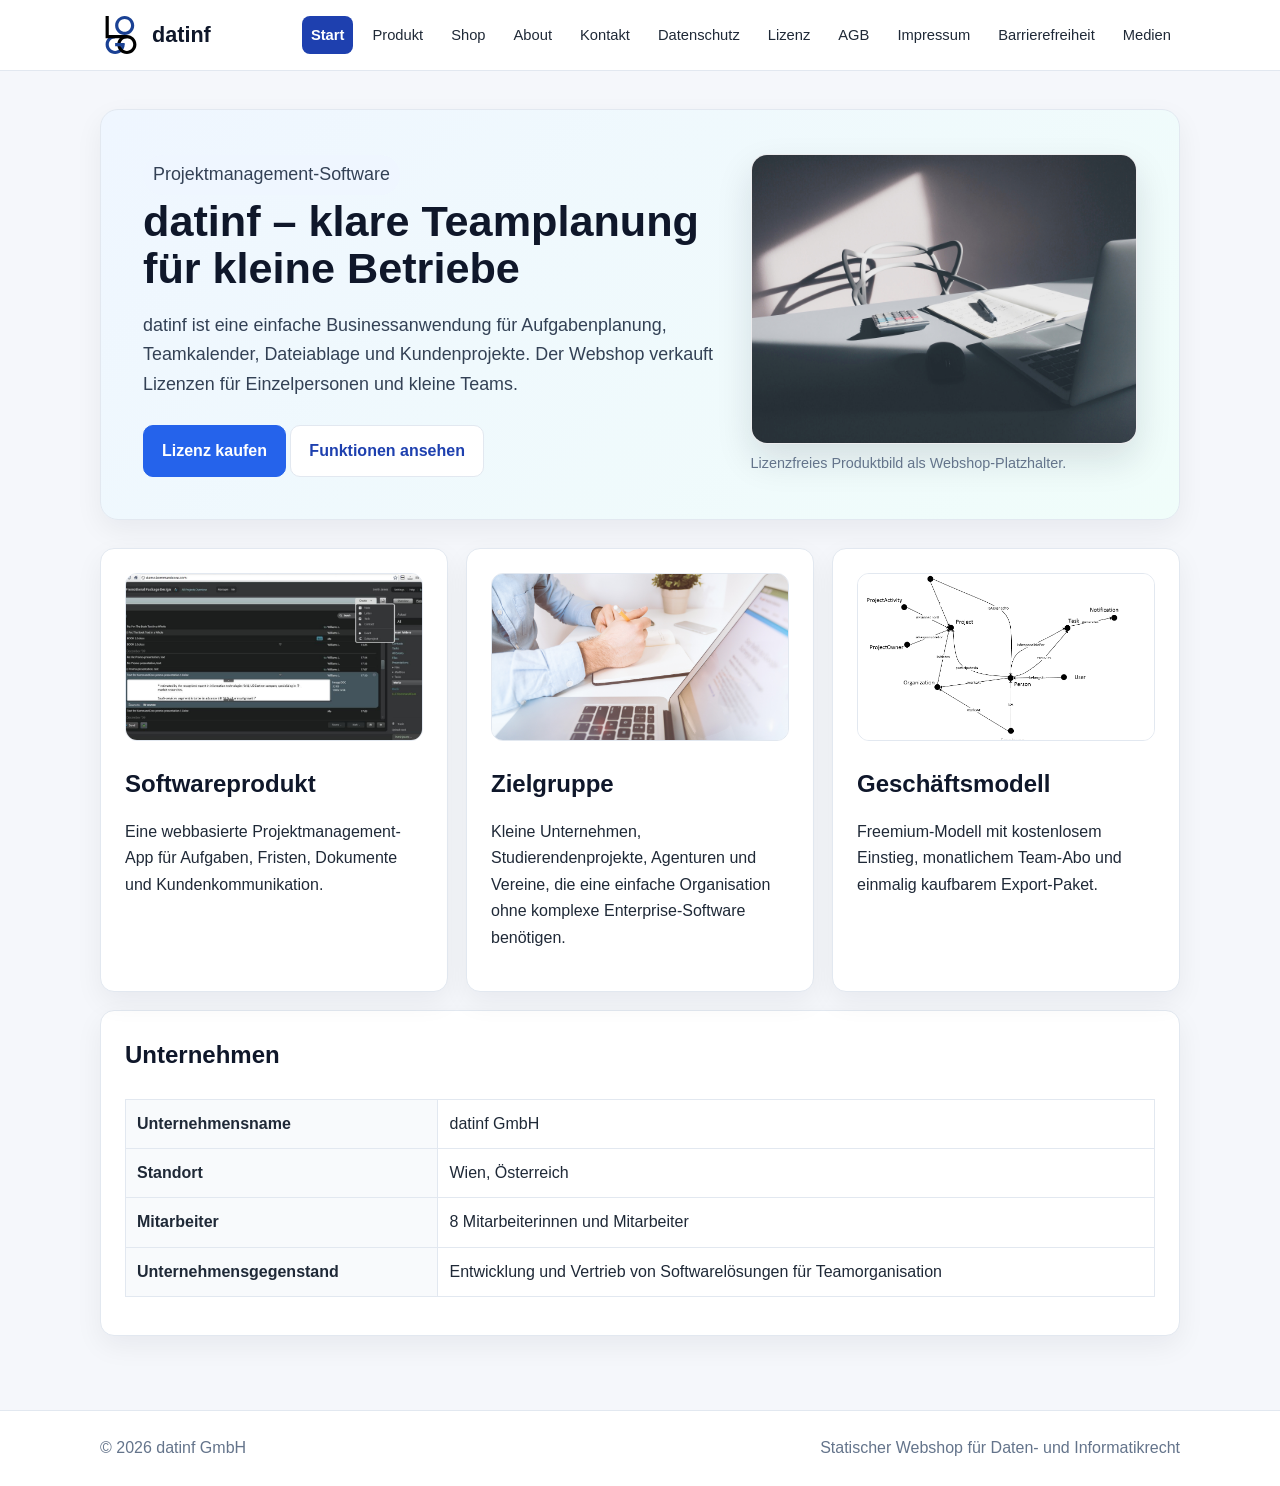
<file: index.html>
<!DOCTYPE html>
<html lang="de">
<head>
  <meta charset="UTF-8">
  <meta name="viewport" content="width=device-width, initial-scale=1.0">
  <title>Startseite | datinf</title>
  <link rel="stylesheet" href="assets/css/style.css">
</head>
<body>
<a class="skip-link" href="#content">Zum Inhalt springen</a>
<header class="site-header">
  <div class="header-inner">
    <a class="logo" href="index.html"><img src="assets/img/datinf-logo-placeholder.svg" alt=""><span>datinf</span></a>
    <nav aria-label="Hauptnavigation">
      <a href="index.html" aria-current="page">Start</a>
      <a href="produkt.html">Produkt</a>
      <a href="warenkorb.html">Shop</a>
      <a href="about.html">About</a>
      <a href="kontakt.html">Kontakt</a>
      <a href="datenschutz.html">Datenschutz</a>
      <a href="lizenz.html">Lizenz</a>
      <a href="agb.html">AGB</a>
      <a href="impressum.html">Impressum</a>
      <a href="barrierefreiheit.html">Barrierefreiheit</a>
      <a href="medien.html">Medien</a>
    </nav>
  </div>
</header>
<main id="content">

<section class="hero">
  <div>
    <p class="badge">Projektmanagement-Software</p>
    <h1>datinf – klare Teamplanung für kleine Betriebe</h1>
    <p>datinf ist eine einfache Businessanwendung für Aufgabenplanung, Teamkalender, Dateiablage und Kundenprojekte. Der Webshop verkauft Lizenzen für Einzelpersonen und kleine Teams.</p>
    <a class="btn" href="warenkorb.html">Lizenz kaufen</a>
    <a class="btn secondary" href="produkt.html">Funktionen ansehen</a>
  </div>
  <figure class="media-frame">
    <img src="assets/img/product-desk.jpg" alt="Schreibtisch mit Laptop, Notizbuch und Rechner als Symbol für digitale Projektplanung">
    <figcaption>Lizenzfreies Produktbild als Webshop-Platzhalter.</figcaption>
  </figure>
</section>

<section class="grid">
  <article class="card">
    <img class="card-img" src="assets/img/dashboard-screenshot.jpg" alt="Screenshot einer Projektmanagement-Oberfläche mit Aufgaben und Zeitplanung">
    <h2>Softwareprodukt</h2>
    <p>Eine webbasierte Projektmanagement-App für Aufgaben, Fristen, Dokumente und Kundenkommunikation.</p>
  </article>
  <article class="card">
    <img class="card-img" src="assets/img/office-notes.jpg" alt="Person notiert Aufgaben neben einem geöffneten Laptop">
    <h2>Zielgruppe</h2>
    <p>Kleine Unternehmen, Studierendenprojekte, Agenturen und Vereine, die eine einfache Organisation ohne komplexe Enterprise-Software benötigen.</p>
  </article>
  <article class="card">
    <img class="card-img" src="assets/img/project-illustration.png" alt="Grafische Übersicht typischer Begriffe im Projektmanagement">
    <h2>Geschäftsmodell</h2>
    <p>Freemium-Modell mit kostenlosem Einstieg, monatlichem Team-Abo und einmalig kaufbarem Export-Paket.</p>
  </article>
</section>

<section class="card">
  <h2>Unternehmen</h2>
  <div class="table-wrap">
    <table>
      <tr><th>Unternehmensname</th><td>datinf GmbH</td></tr>
      <tr><th>Standort</th><td>Wien, Österreich</td></tr>
      <tr><th>Mitarbeiter</th><td>8 Mitarbeiterinnen und Mitarbeiter</td></tr>
      <tr><th>Unternehmensgegenstand</th><td>Entwicklung und Vertrieb von Softwarelösungen für Teamorganisation</td></tr>
    </table>
  </div>
</section>

</main>
<footer>
  <div class="footer-inner">
    <span>&copy; 2026 datinf GmbH</span>
    <span>Statischer Webshop für Daten- und Informatikrecht</span>
  </div>
</footer>
</body>
</html>
</file>
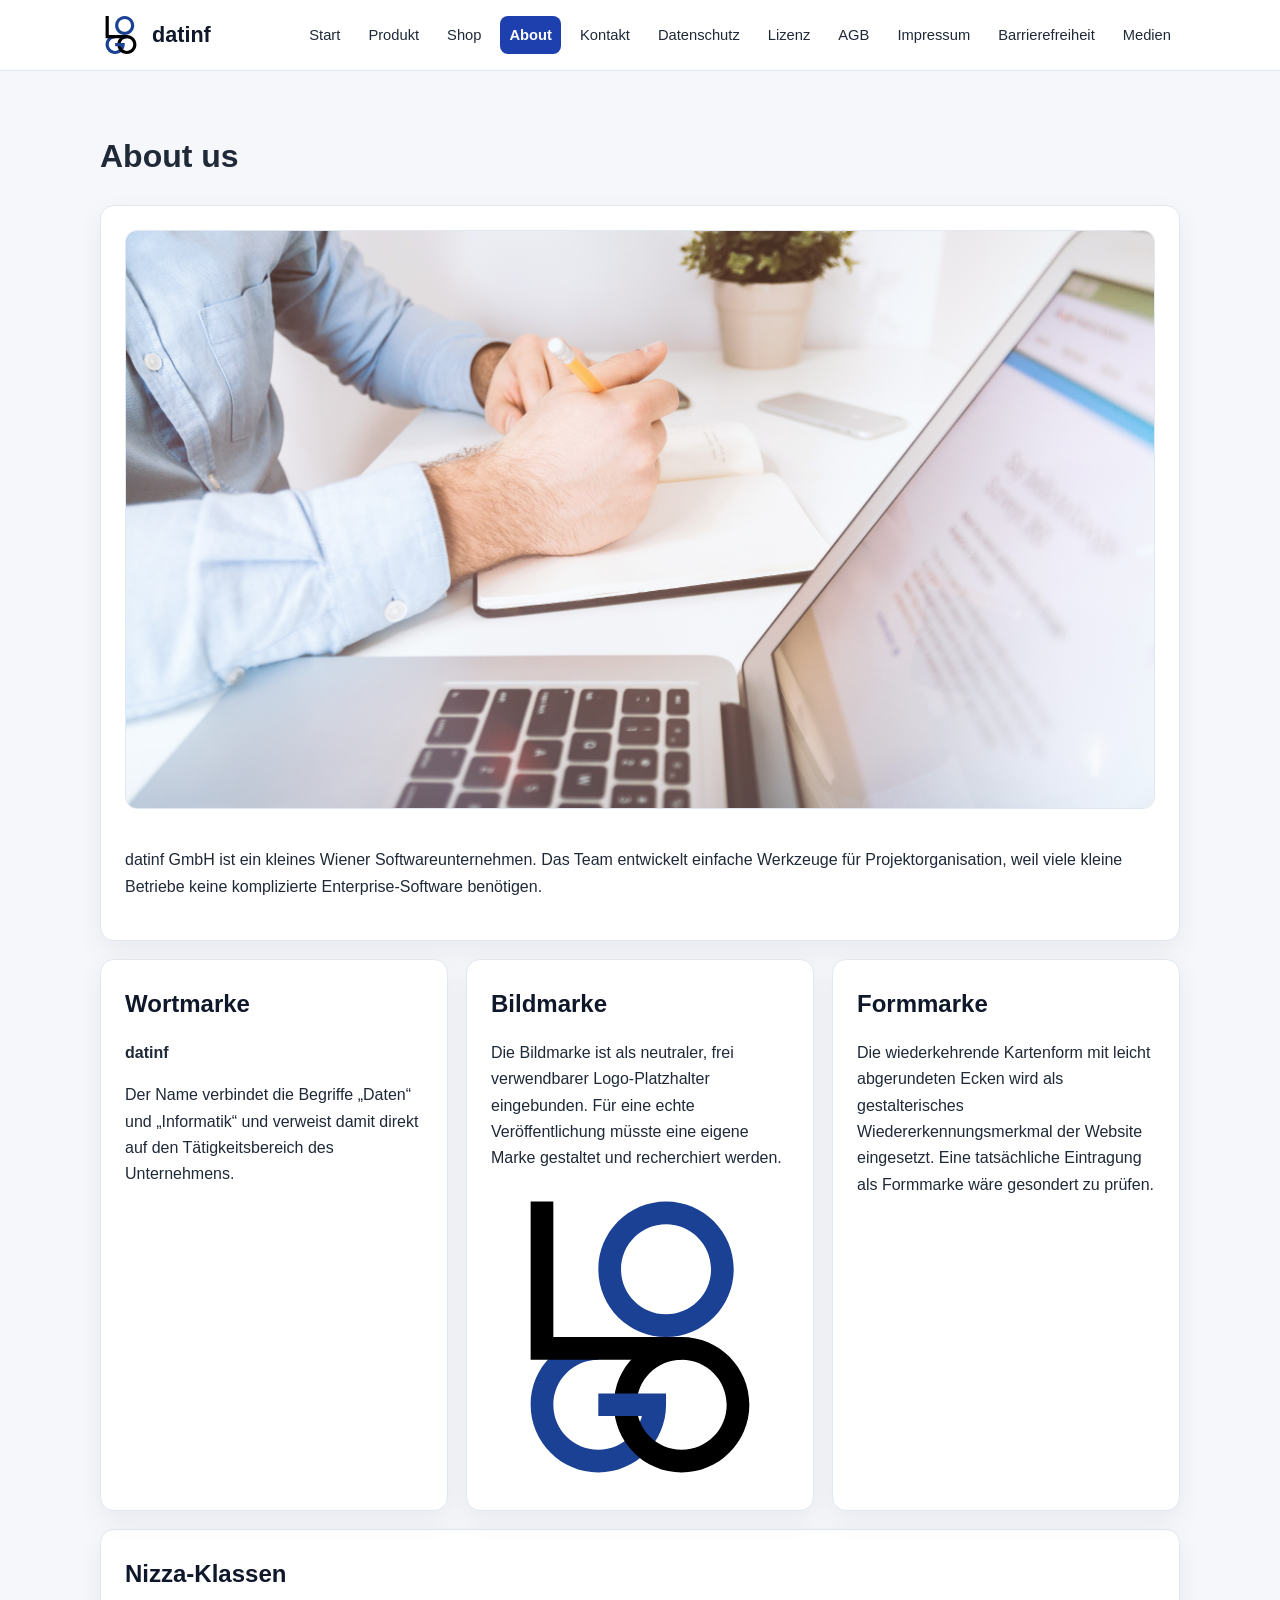
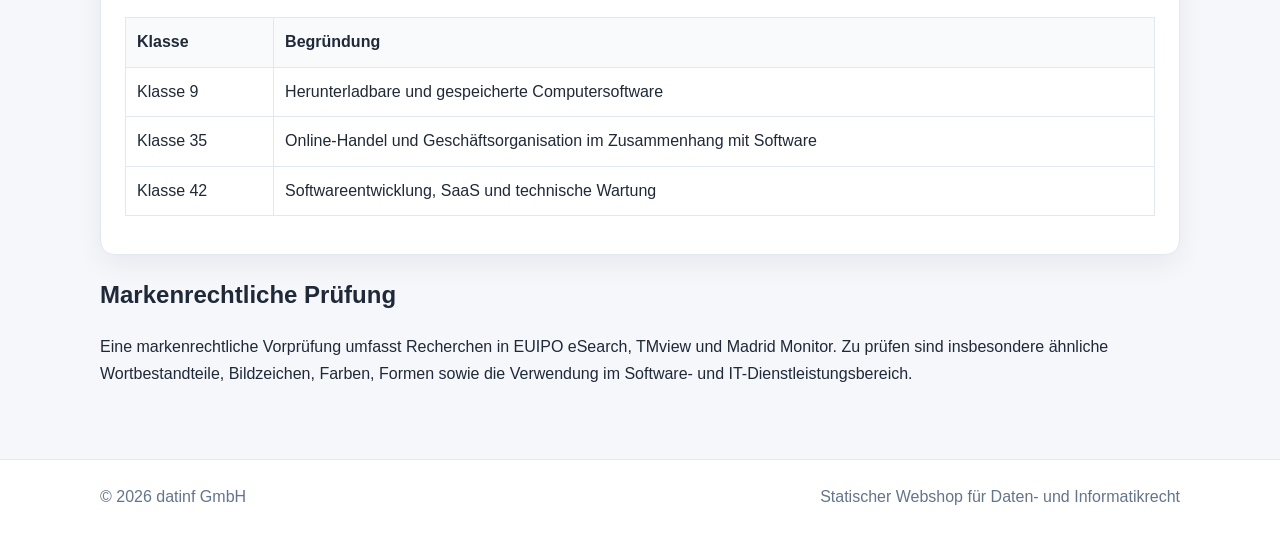
<file: about.html>
<!DOCTYPE html>
<html lang="de">
<head>
  <meta charset="UTF-8">
  <meta name="viewport" content="width=device-width, initial-scale=1.0">
  <title>About us und Marken | datinf</title>
  <link rel="stylesheet" href="assets/css/style.css">
</head>
<body>
<a class="skip-link" href="#content">Zum Inhalt springen</a>
<header class="site-header">
  <div class="header-inner">
    <a class="logo" href="index.html"><img src="assets/img/datinf-logo-placeholder.svg" alt=""><span>datinf</span></a>
    <nav aria-label="Hauptnavigation">
      <a href="index.html">Start</a>
      <a href="produkt.html">Produkt</a>
      <a href="warenkorb.html">Shop</a>
      <a href="about.html" aria-current="page">About</a>
      <a href="kontakt.html">Kontakt</a>
      <a href="datenschutz.html">Datenschutz</a>
      <a href="lizenz.html">Lizenz</a>
      <a href="agb.html">AGB</a>
      <a href="impressum.html">Impressum</a>
      <a href="barrierefreiheit.html">Barrierefreiheit</a>
      <a href="medien.html">Medien</a>
    </nav>
  </div>
</header>
<main id="content">

<h1>About us</h1>
<section class="card">
  <img class="card-img" src="assets/img/office-notes.jpg" alt="Arbeitsplatz mit Laptop und handschriftlichen Notizen als neutraler Office-Platzhalter">
  <p>datinf GmbH ist ein kleines Wiener Softwareunternehmen. Das Team entwickelt einfache Werkzeuge für Projektorganisation, weil viele kleine Betriebe keine komplizierte Enterprise-Software benötigen.</p>
</section>

<section class="grid">
  <article class="card">
    <h2>Wortmarke</h2>
    <p><strong>datinf</strong></p>
    <p>Der Name verbindet die Begriffe „Daten“ und „Informatik“ und verweist damit direkt auf den Tätigkeitsbereich des Unternehmens.</p>
  </article>
  <article class="card">
    <h2>Bildmarke</h2>
    <p>Die Bildmarke ist als neutraler, frei verwendbarer Logo-Platzhalter eingebunden. Für eine echte Veröffentlichung müsste eine eigene Marke gestaltet und recherchiert werden.</p>
    <img class="logo-sample" src="assets/img/datinf-logo-placeholder.svg" alt="Neutraler Logo-Platzhalter für datinf">
  </article>
  <article class="card">
    <h2>Formmarke</h2>
    <p>Die wiederkehrende Kartenform mit leicht abgerundeten Ecken wird als gestalterisches Wiedererkennungsmerkmal der Website eingesetzt. Eine tatsächliche Eintragung als Formmarke wäre gesondert zu prüfen.</p>
  </article>
</section>

<section class="card">
  <h2>Nizza-Klassen</h2>
  <div class="table-wrap">
    <table>
      <tr><th>Klasse</th><th>Begründung</th></tr>
      <tr><td>Klasse 9</td><td>Herunterladbare und gespeicherte Computersoftware</td></tr>
      <tr><td>Klasse 35</td><td>Online-Handel und Geschäftsorganisation im Zusammenhang mit Software</td></tr>
      <tr><td>Klasse 42</td><td>Softwareentwicklung, SaaS und technische Wartung</td></tr>
    </table>
  </div>
</section>

<section>
  <h2>Markenrechtliche Prüfung</h2>
  <p>Eine markenrechtliche Vorprüfung umfasst Recherchen in EUIPO eSearch, TMview und Madrid Monitor. Zu prüfen sind insbesondere ähnliche Wortbestandteile, Bildzeichen, Farben, Formen sowie die Verwendung im Software- und IT-Dienstleistungsbereich.</p>
</section>

</main>
<footer>
  <div class="footer-inner">
    <span>&copy; 2026 datinf GmbH</span>
    <span>Statischer Webshop für Daten- und Informatikrecht</span>
  </div>
</footer>
</body>
</html>
</file>
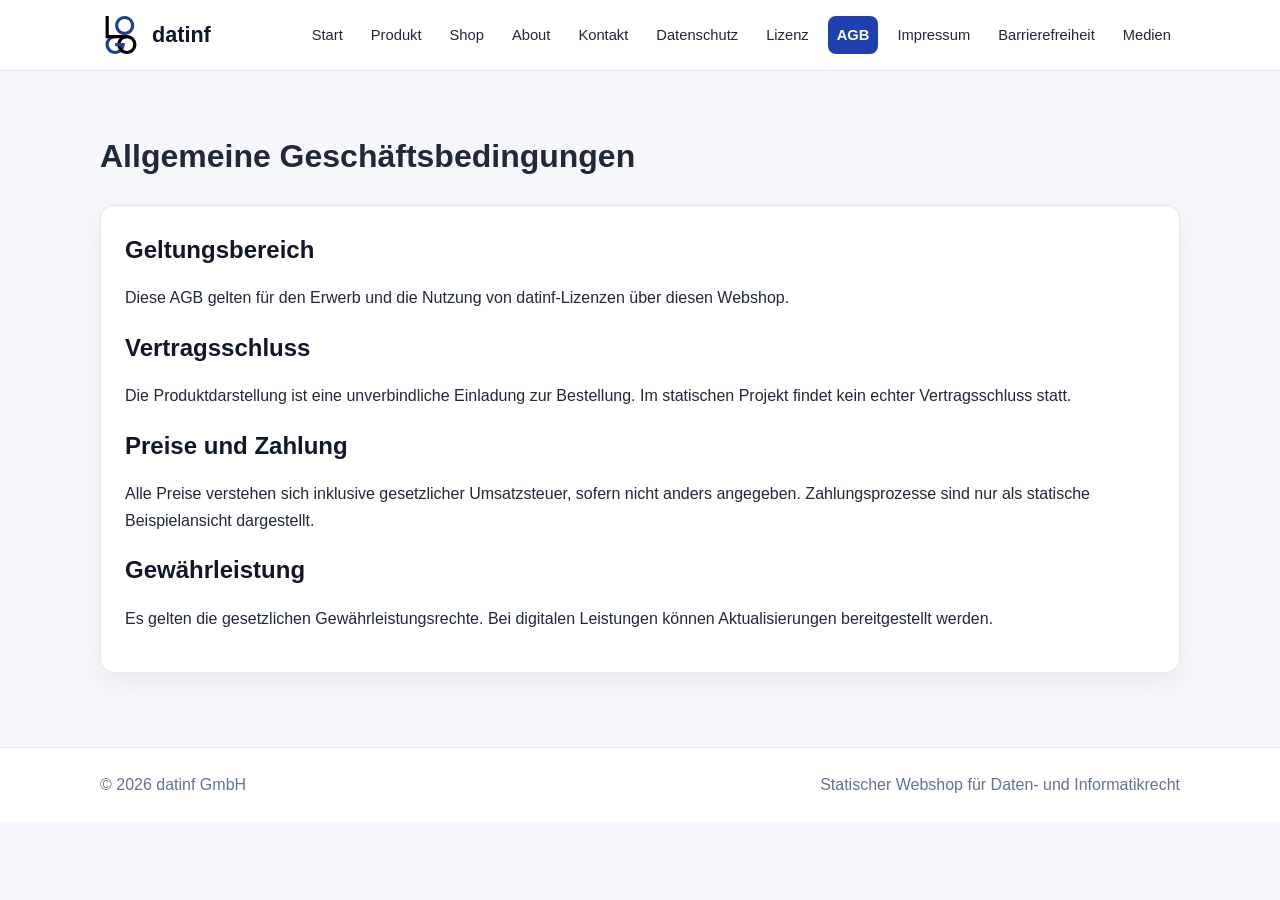
<file: agb.html>
<!DOCTYPE html>
<html lang="de">
<head>
  <meta charset="UTF-8">
  <meta name="viewport" content="width=device-width, initial-scale=1.0">
  <title>AGB | datinf</title>
  <link rel="stylesheet" href="assets/css/style.css">
</head>
<body>
<a class="skip-link" href="#content">Zum Inhalt springen</a>
<header class="site-header">
  <div class="header-inner">
    <a class="logo" href="index.html"><img src="assets/img/datinf-logo-placeholder.svg" alt=""><span>datinf</span></a>
    <nav aria-label="Hauptnavigation">
      <a href="index.html">Start</a>
      <a href="produkt.html">Produkt</a>
      <a href="warenkorb.html">Shop</a>
      <a href="about.html">About</a>
      <a href="kontakt.html">Kontakt</a>
      <a href="datenschutz.html">Datenschutz</a>
      <a href="lizenz.html">Lizenz</a>
      <a href="agb.html" aria-current="page">AGB</a>
      <a href="impressum.html">Impressum</a>
      <a href="barrierefreiheit.html">Barrierefreiheit</a>
      <a href="medien.html">Medien</a>
    </nav>
  </div>
</header>
<main id="content">

<h1>Allgemeine Geschäftsbedingungen</h1>
<section class="card">
  <h2>Geltungsbereich</h2>
  <p>Diese AGB gelten für den Erwerb und die Nutzung von datinf-Lizenzen über diesen Webshop.</p>
  <h2>Vertragsschluss</h2>
  <p>Die Produktdarstellung ist eine unverbindliche Einladung zur Bestellung. Im statischen Projekt findet kein echter Vertragsschluss statt.</p>
  <h2>Preise und Zahlung</h2>
  <p>Alle Preise verstehen sich inklusive gesetzlicher Umsatzsteuer, sofern nicht anders angegeben. Zahlungsprozesse sind nur als statische Beispielansicht dargestellt.</p>
  <h2>Gewährleistung</h2>
  <p>Es gelten die gesetzlichen Gewährleistungsrechte. Bei digitalen Leistungen können Aktualisierungen bereitgestellt werden.</p>
</section>

</main>
<footer>
  <div class="footer-inner">
    <span>&copy; 2026 datinf GmbH</span>
    <span>Statischer Webshop für Daten- und Informatikrecht</span>
  </div>
</footer>
</body>
</html>
</file>
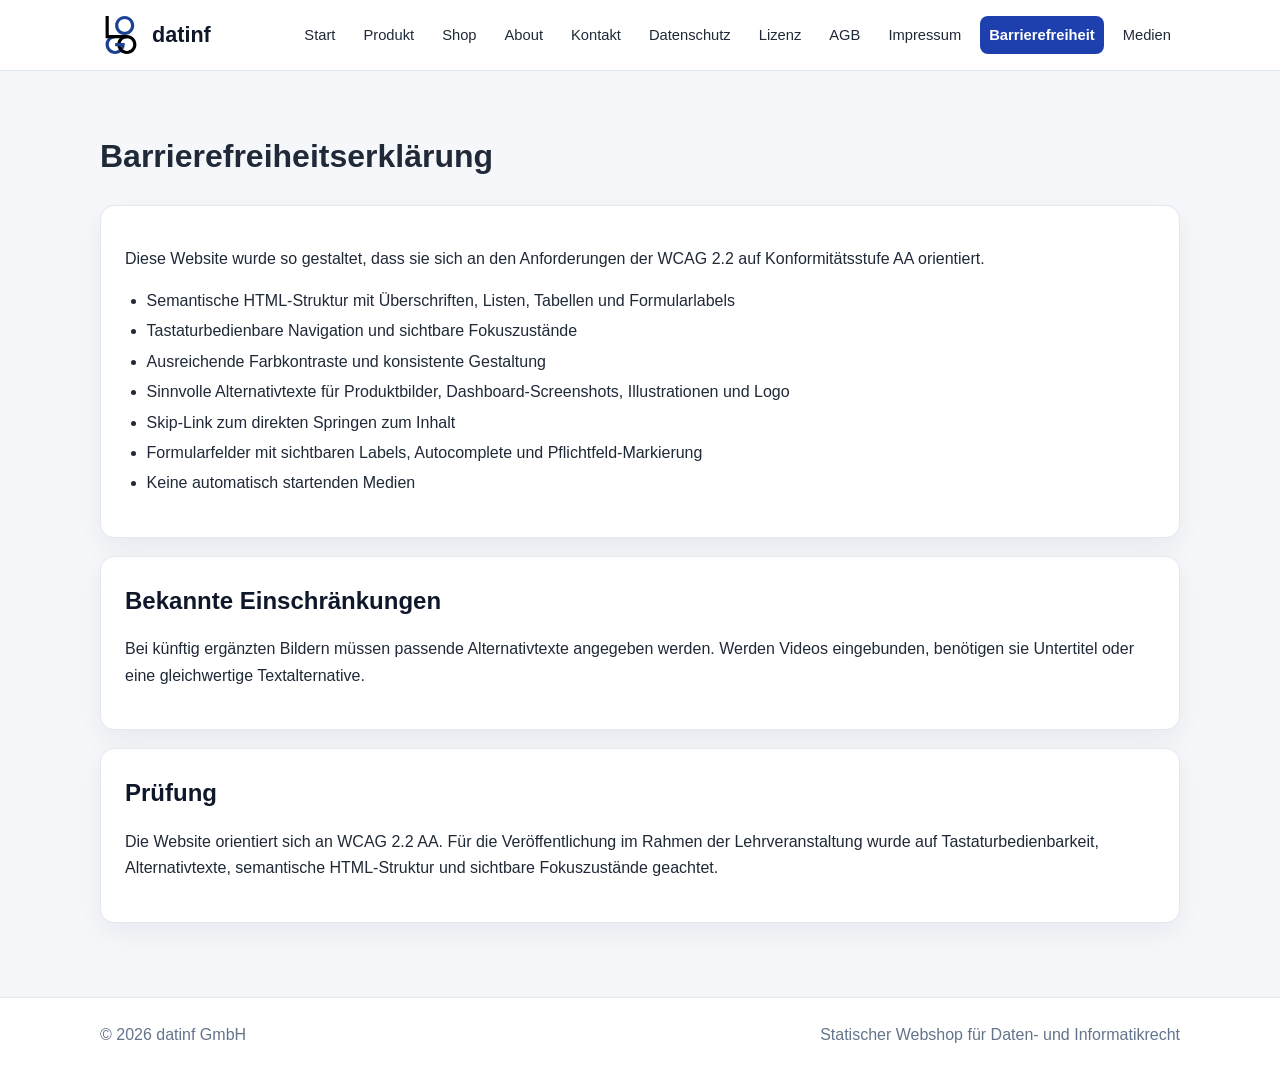
<file: barrierefreiheit.html>
<!DOCTYPE html>
<html lang="de">
<head>
  <meta charset="UTF-8">
  <meta name="viewport" content="width=device-width, initial-scale=1.0">
  <title>Barrierefreiheit | datinf</title>
  <link rel="stylesheet" href="assets/css/style.css">
</head>
<body>
<a class="skip-link" href="#content">Zum Inhalt springen</a>
<header class="site-header">
  <div class="header-inner">
    <a class="logo" href="index.html"><img src="assets/img/datinf-logo-placeholder.svg" alt=""><span>datinf</span></a>
    <nav aria-label="Hauptnavigation">
      <a href="index.html">Start</a>
      <a href="produkt.html">Produkt</a>
      <a href="warenkorb.html">Shop</a>
      <a href="about.html">About</a>
      <a href="kontakt.html">Kontakt</a>
      <a href="datenschutz.html">Datenschutz</a>
      <a href="lizenz.html">Lizenz</a>
      <a href="agb.html">AGB</a>
      <a href="impressum.html">Impressum</a>
      <a href="barrierefreiheit.html" aria-current="page">Barrierefreiheit</a>
      <a href="medien.html">Medien</a>
    </nav>
  </div>
</header>
<main id="content">

<h1>Barrierefreiheitserklärung</h1>
<section class="card">
  <p>Diese Website wurde so gestaltet, dass sie sich an den Anforderungen der WCAG 2.2 auf Konformitätsstufe AA orientiert.</p>
  <ul>
    <li>Semantische HTML-Struktur mit Überschriften, Listen, Tabellen und Formularlabels</li>
    <li>Tastaturbedienbare Navigation und sichtbare Fokuszustände</li>
    <li>Ausreichende Farbkontraste und konsistente Gestaltung</li>
    <li>Sinnvolle Alternativtexte für Produktbilder, Dashboard-Screenshots, Illustrationen und Logo</li>
    <li>Skip-Link zum direkten Springen zum Inhalt</li>
    <li>Formularfelder mit sichtbaren Labels, Autocomplete und Pflichtfeld-Markierung</li>
    <li>Keine automatisch startenden Medien</li>
  </ul>
</section>

<section class="card">
  <h2>Bekannte Einschränkungen</h2>
  <p>Bei künftig ergänzten Bildern müssen passende Alternativtexte angegeben werden. Werden Videos eingebunden, benötigen sie Untertitel oder eine gleichwertige Textalternative.</p>
</section>

<section class="card">
  <h2>Prüfung</h2>
  <p>Die Website orientiert sich an WCAG 2.2 AA. Für die Veröffentlichung im Rahmen der Lehrveranstaltung wurde auf Tastaturbedienbarkeit, Alternativtexte, semantische HTML-Struktur und sichtbare Fokuszustände geachtet.</p>
</section>

</main>
<footer>
  <div class="footer-inner">
    <span>&copy; 2026 datinf GmbH</span>
    <span>Statischer Webshop für Daten- und Informatikrecht</span>
  </div>
</footer>
</body>
</html>
</file>
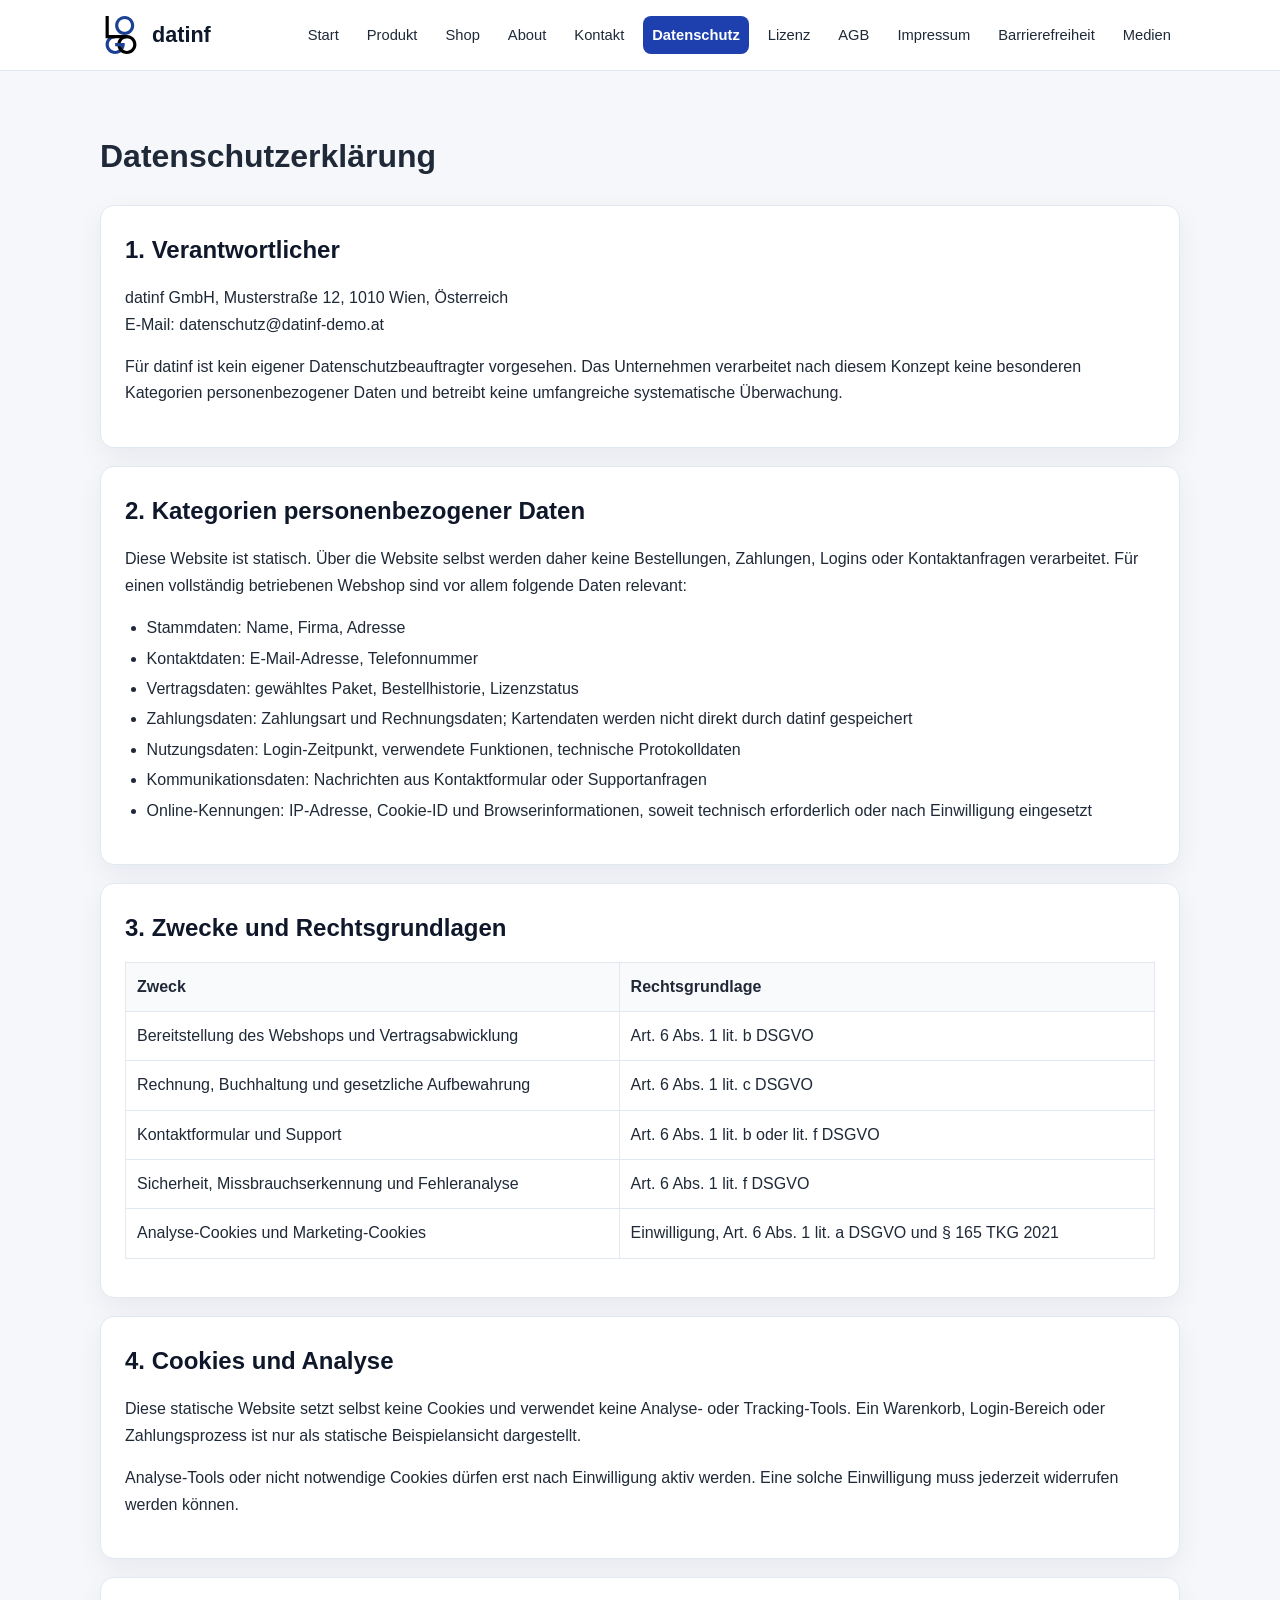
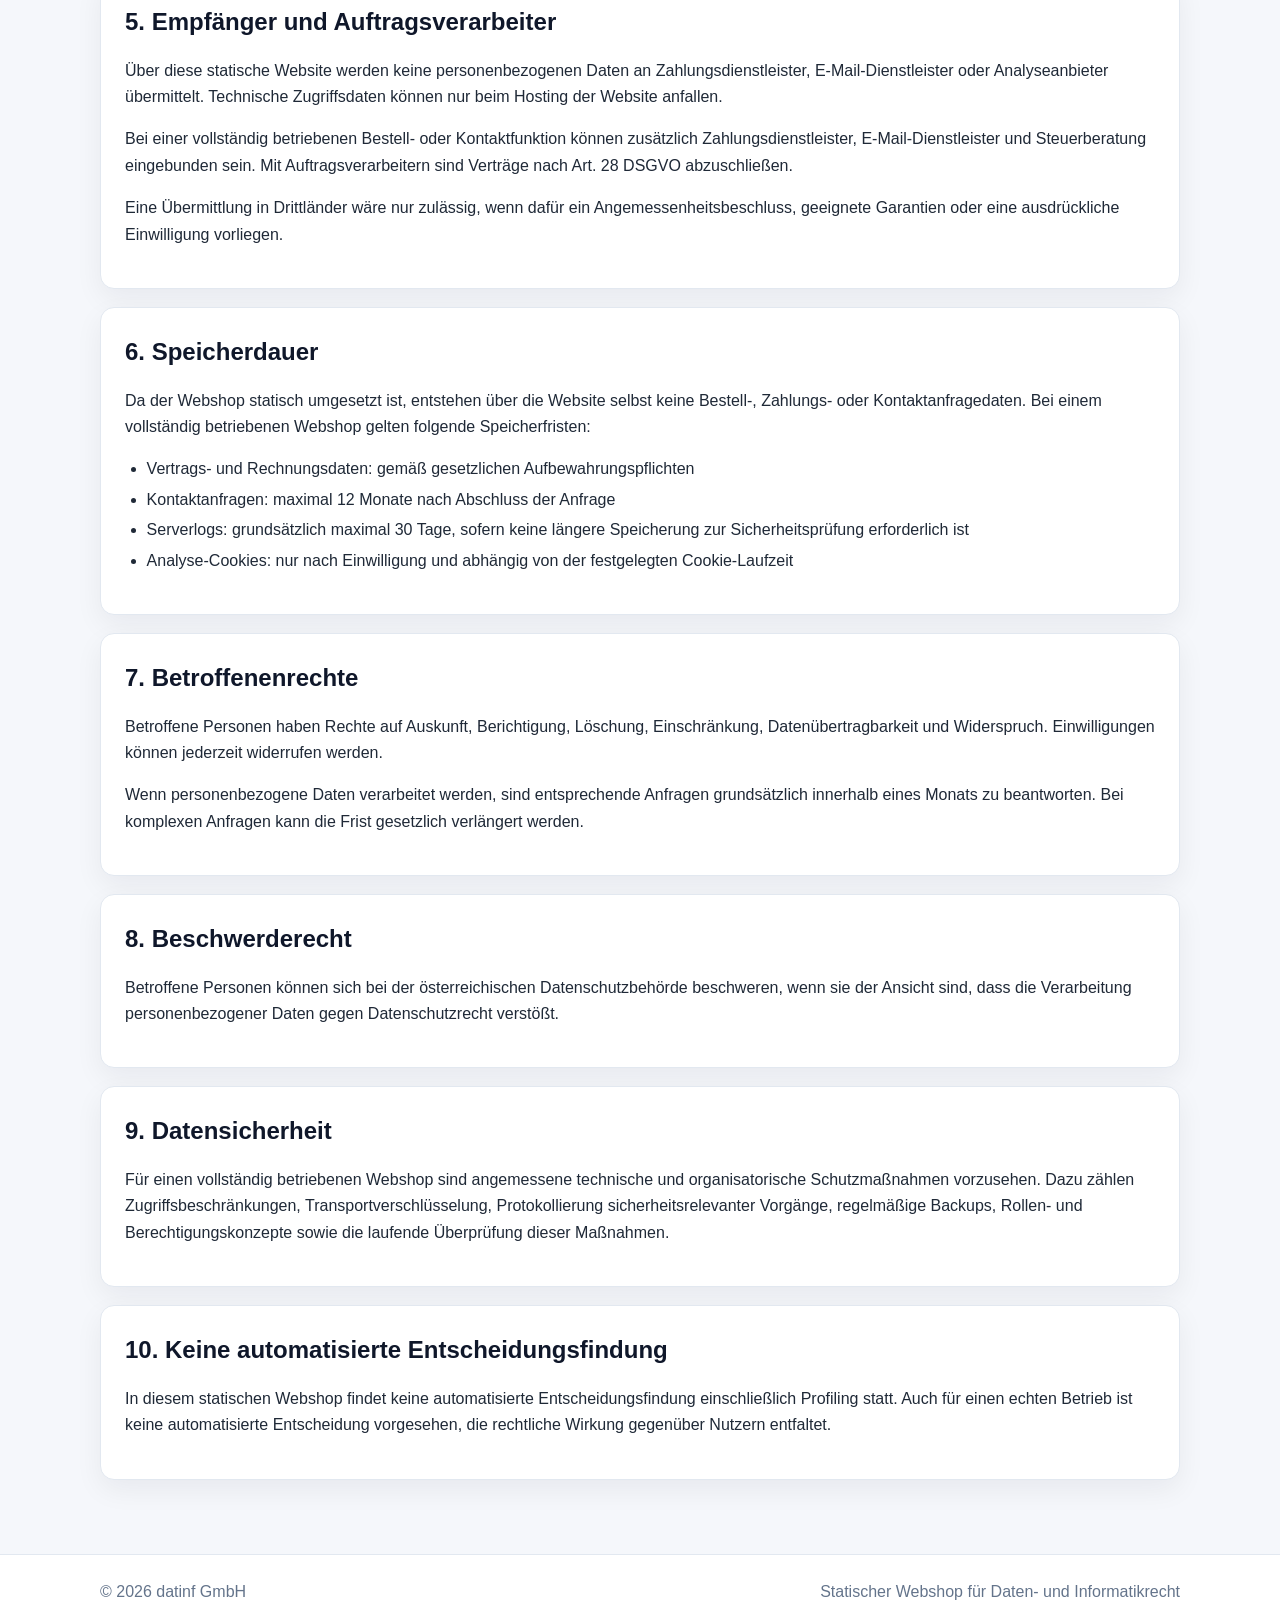
<file: datenschutz.html>
<!DOCTYPE html>
<html lang="de">
<head>
  <meta charset="UTF-8">
  <meta name="viewport" content="width=device-width, initial-scale=1.0">
  <title>Datenschutz | datinf</title>
  <link rel="stylesheet" href="assets/css/style.css">
</head>
<body>
<a class="skip-link" href="#content">Zum Inhalt springen</a>
<header class="site-header">
  <div class="header-inner">
    <a class="logo" href="index.html"><img src="assets/img/datinf-logo-placeholder.svg" alt=""><span>datinf</span></a>
    <nav aria-label="Hauptnavigation">
      <a href="index.html">Start</a>
      <a href="produkt.html">Produkt</a>
      <a href="warenkorb.html">Shop</a>
      <a href="about.html">About</a>
      <a href="kontakt.html">Kontakt</a>
      <a href="datenschutz.html" aria-current="page">Datenschutz</a>
      <a href="lizenz.html">Lizenz</a>
      <a href="agb.html">AGB</a>
      <a href="impressum.html">Impressum</a>
      <a href="barrierefreiheit.html">Barrierefreiheit</a>
      <a href="medien.html">Medien</a>
    </nav>
  </div>
</header>
<main id="content">

<h1>Datenschutzerklärung</h1>
<section class="card">
  <h2>1. Verantwortlicher</h2>
  <p>datinf GmbH, Musterstraße 12, 1010 Wien, Österreich<br>
  E-Mail: datenschutz@datinf-demo.at</p>
  <p>Für datinf ist kein eigener Datenschutzbeauftragter vorgesehen. Das Unternehmen verarbeitet nach diesem Konzept keine besonderen Kategorien personenbezogener Daten und betreibt keine umfangreiche systematische Überwachung.</p>
</section>

<section class="card">
  <h2>2. Kategorien personenbezogener Daten</h2>
  <p>Diese Website ist statisch. Über die Website selbst werden daher keine Bestellungen, Zahlungen, Logins oder Kontaktanfragen verarbeitet. Für einen vollständig betriebenen Webshop sind vor allem folgende Daten relevant:</p>
  <ul>
    <li>Stammdaten: Name, Firma, Adresse</li>
    <li>Kontaktdaten: E-Mail-Adresse, Telefonnummer</li>
    <li>Vertragsdaten: gewähltes Paket, Bestellhistorie, Lizenzstatus</li>
    <li>Zahlungsdaten: Zahlungsart und Rechnungsdaten; Kartendaten werden nicht direkt durch datinf gespeichert</li>
    <li>Nutzungsdaten: Login-Zeitpunkt, verwendete Funktionen, technische Protokolldaten</li>
    <li>Kommunikationsdaten: Nachrichten aus Kontaktformular oder Supportanfragen</li>
    <li>Online-Kennungen: IP-Adresse, Cookie-ID und Browserinformationen, soweit technisch erforderlich oder nach Einwilligung eingesetzt</li>
  </ul>
</section>

<section class="card">
  <h2>3. Zwecke und Rechtsgrundlagen</h2>
  <table>
    <tr><th>Zweck</th><th>Rechtsgrundlage</th></tr>
    <tr><td>Bereitstellung des Webshops und Vertragsabwicklung</td><td>Art. 6 Abs. 1 lit. b DSGVO</td></tr>
    <tr><td>Rechnung, Buchhaltung und gesetzliche Aufbewahrung</td><td>Art. 6 Abs. 1 lit. c DSGVO</td></tr>
    <tr><td>Kontaktformular und Support</td><td>Art. 6 Abs. 1 lit. b oder lit. f DSGVO</td></tr>
    <tr><td>Sicherheit, Missbrauchserkennung und Fehleranalyse</td><td>Art. 6 Abs. 1 lit. f DSGVO</td></tr>
    <tr><td>Analyse-Cookies und Marketing-Cookies</td><td>Einwilligung, Art. 6 Abs. 1 lit. a DSGVO und § 165 TKG 2021</td></tr>
  </table>
</section>

<section class="card">
  <h2>4. Cookies und Analyse</h2>
  <p>Diese statische Website setzt selbst keine Cookies und verwendet keine Analyse- oder Tracking-Tools. Ein Warenkorb, Login-Bereich oder Zahlungsprozess ist nur als statische Beispielansicht dargestellt.</p>
  <p>Analyse-Tools oder nicht notwendige Cookies dürfen erst nach Einwilligung aktiv werden. Eine solche Einwilligung muss jederzeit widerrufen werden können.</p>
</section>

<section class="card">
  <h2>5. Empfänger und Auftragsverarbeiter</h2>
  <p>Über diese statische Website werden keine personenbezogenen Daten an Zahlungsdienstleister, E-Mail-Dienstleister oder Analyseanbieter übermittelt. Technische Zugriffsdaten können nur beim Hosting der Website anfallen.</p>
  <p>Bei einer vollständig betriebenen Bestell- oder Kontaktfunktion können zusätzlich Zahlungsdienstleister, E-Mail-Dienstleister und Steuerberatung eingebunden sein. Mit Auftragsverarbeitern sind Verträge nach Art. 28 DSGVO abzuschließen.</p>
  <p>Eine Übermittlung in Drittländer wäre nur zulässig, wenn dafür ein Angemessenheitsbeschluss, geeignete Garantien oder eine ausdrückliche Einwilligung vorliegen.</p>
</section>

<section class="card">
  <h2>6. Speicherdauer</h2>
  <p>Da der Webshop statisch umgesetzt ist, entstehen über die Website selbst keine Bestell-, Zahlungs- oder Kontaktanfragedaten. Bei einem vollständig betriebenen Webshop gelten folgende Speicherfristen:</p>
  <ul>
    <li>Vertrags- und Rechnungsdaten: gemäß gesetzlichen Aufbewahrungspflichten</li>
    <li>Kontaktanfragen: maximal 12 Monate nach Abschluss der Anfrage</li>
    <li>Serverlogs: grundsätzlich maximal 30 Tage, sofern keine längere Speicherung zur Sicherheitsprüfung erforderlich ist</li>
    <li>Analyse-Cookies: nur nach Einwilligung und abhängig von der festgelegten Cookie-Laufzeit</li>
  </ul>
</section>

<section class="card">
  <h2>7. Betroffenenrechte</h2>
  <p>Betroffene Personen haben Rechte auf Auskunft, Berichtigung, Löschung, Einschränkung, Datenübertragbarkeit und Widerspruch. Einwilligungen können jederzeit widerrufen werden.</p>
  <p>Wenn personenbezogene Daten verarbeitet werden, sind entsprechende Anfragen grundsätzlich innerhalb eines Monats zu beantworten. Bei komplexen Anfragen kann die Frist gesetzlich verlängert werden.</p>
</section>

<section class="card">
  <h2>8. Beschwerderecht</h2>
  <p>Betroffene Personen können sich bei der österreichischen Datenschutzbehörde beschweren, wenn sie der Ansicht sind, dass die Verarbeitung personenbezogener Daten gegen Datenschutzrecht verstößt.</p>
</section>

<section class="card">
  <h2>9. Datensicherheit</h2>
  <p>Für einen vollständig betriebenen Webshop sind angemessene technische und organisatorische Schutzmaßnahmen vorzusehen. Dazu zählen Zugriffsbeschränkungen, Transportverschlüsselung, Protokollierung sicherheitsrelevanter Vorgänge, regelmäßige Backups, Rollen- und Berechtigungskonzepte sowie die laufende Überprüfung dieser Maßnahmen.</p>
</section>

<section class="card">
  <h2>10. Keine automatisierte Entscheidungsfindung</h2>
  <p>In diesem statischen Webshop findet keine automatisierte Entscheidungsfindung einschließlich Profiling statt. Auch für einen echten Betrieb ist keine automatisierte Entscheidung vorgesehen, die rechtliche Wirkung gegenüber Nutzern entfaltet.</p>
</section>

</main>
<footer>
  <div class="footer-inner">
    <span>&copy; 2026 datinf GmbH</span>
    <span>Statischer Webshop für Daten- und Informatikrecht</span>
  </div>
</footer>
</body>
</html>
</file>
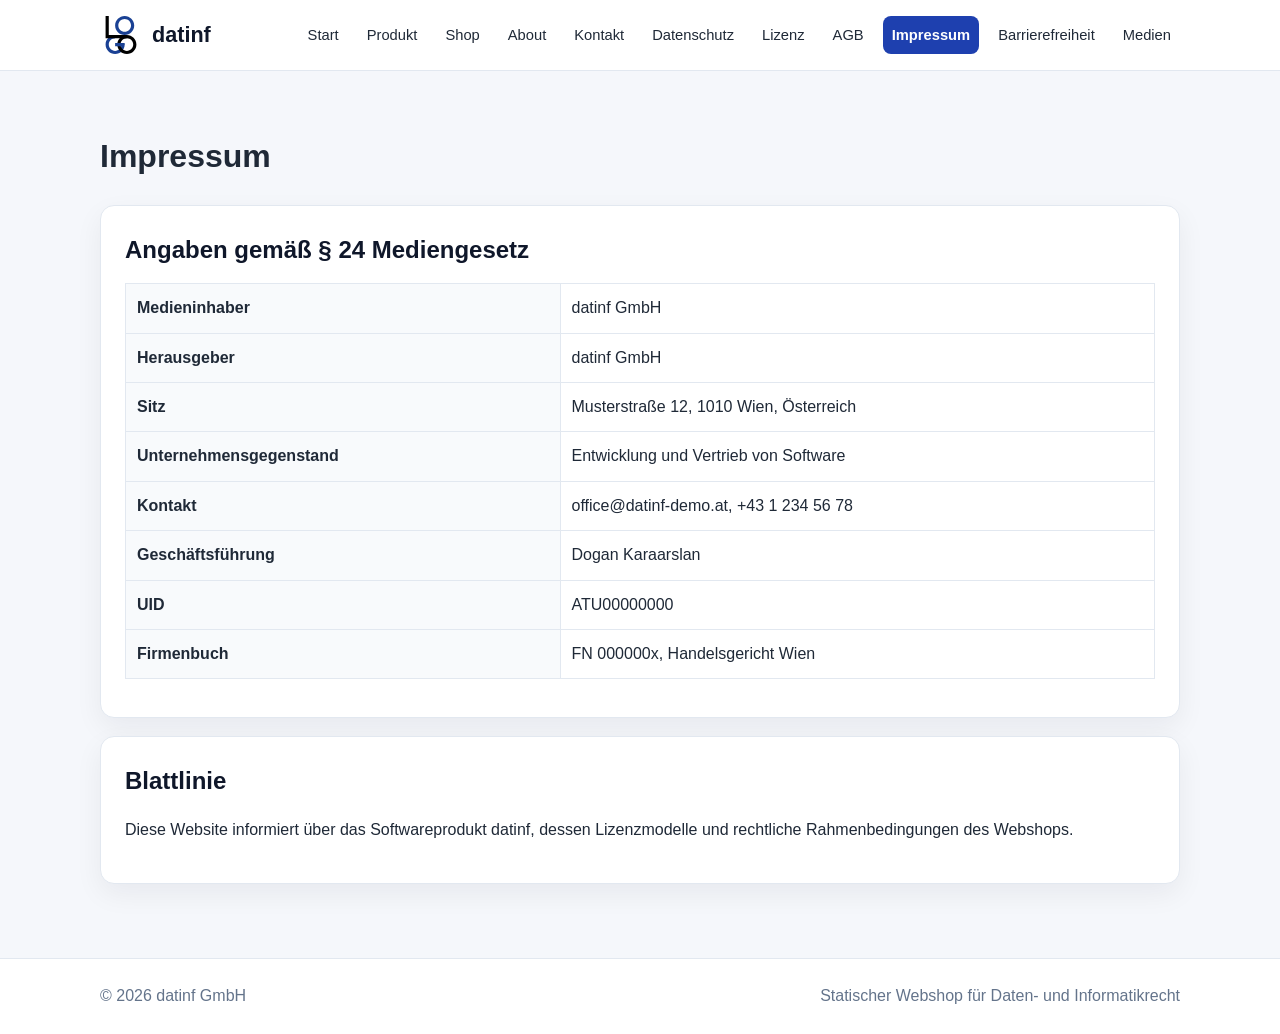
<file: impressum.html>
<!DOCTYPE html>
<html lang="de">
<head>
  <meta charset="UTF-8">
  <meta name="viewport" content="width=device-width, initial-scale=1.0">
  <title>Impressum | datinf</title>
  <link rel="stylesheet" href="assets/css/style.css">
</head>
<body>
<a class="skip-link" href="#content">Zum Inhalt springen</a>
<header class="site-header">
  <div class="header-inner">
    <a class="logo" href="index.html"><img src="assets/img/datinf-logo-placeholder.svg" alt=""><span>datinf</span></a>
    <nav aria-label="Hauptnavigation">
      <a href="index.html">Start</a>
      <a href="produkt.html">Produkt</a>
      <a href="warenkorb.html">Shop</a>
      <a href="about.html">About</a>
      <a href="kontakt.html">Kontakt</a>
      <a href="datenschutz.html">Datenschutz</a>
      <a href="lizenz.html">Lizenz</a>
      <a href="agb.html">AGB</a>
      <a href="impressum.html" aria-current="page">Impressum</a>
      <a href="barrierefreiheit.html">Barrierefreiheit</a>
      <a href="medien.html">Medien</a>
    </nav>
  </div>
</header>
<main id="content">

<h1>Impressum</h1>
<section class="card">
  <h2>Angaben gemäß § 24 Mediengesetz</h2>
  <table>
    <tr><th>Medieninhaber</th><td>datinf GmbH</td></tr>
    <tr><th>Herausgeber</th><td>datinf GmbH</td></tr>
    <tr><th>Sitz</th><td>Musterstraße 12, 1010 Wien, Österreich</td></tr>
    <tr><th>Unternehmensgegenstand</th><td>Entwicklung und Vertrieb von Software</td></tr>
    <tr><th>Kontakt</th><td>office@datinf-demo.at, +43 1 234 56 78</td></tr>
    <tr><th>Geschäftsführung</th><td>Dogan Karaarslan</td></tr>
    <tr><th>UID</th><td>ATU00000000</td></tr>
    <tr><th>Firmenbuch</th><td>FN 000000x, Handelsgericht Wien</td></tr>
  </table>
</section>

<section class="card">
  <h2>Blattlinie</h2>
  <p>Diese Website informiert über das Softwareprodukt datinf, dessen Lizenzmodelle und rechtliche Rahmenbedingungen des Webshops.</p>
</section>

</main>
<footer>
  <div class="footer-inner">
    <span>&copy; 2026 datinf GmbH</span>
    <span>Statischer Webshop für Daten- und Informatikrecht</span>
  </div>
</footer>
</body>
</html>
</file>
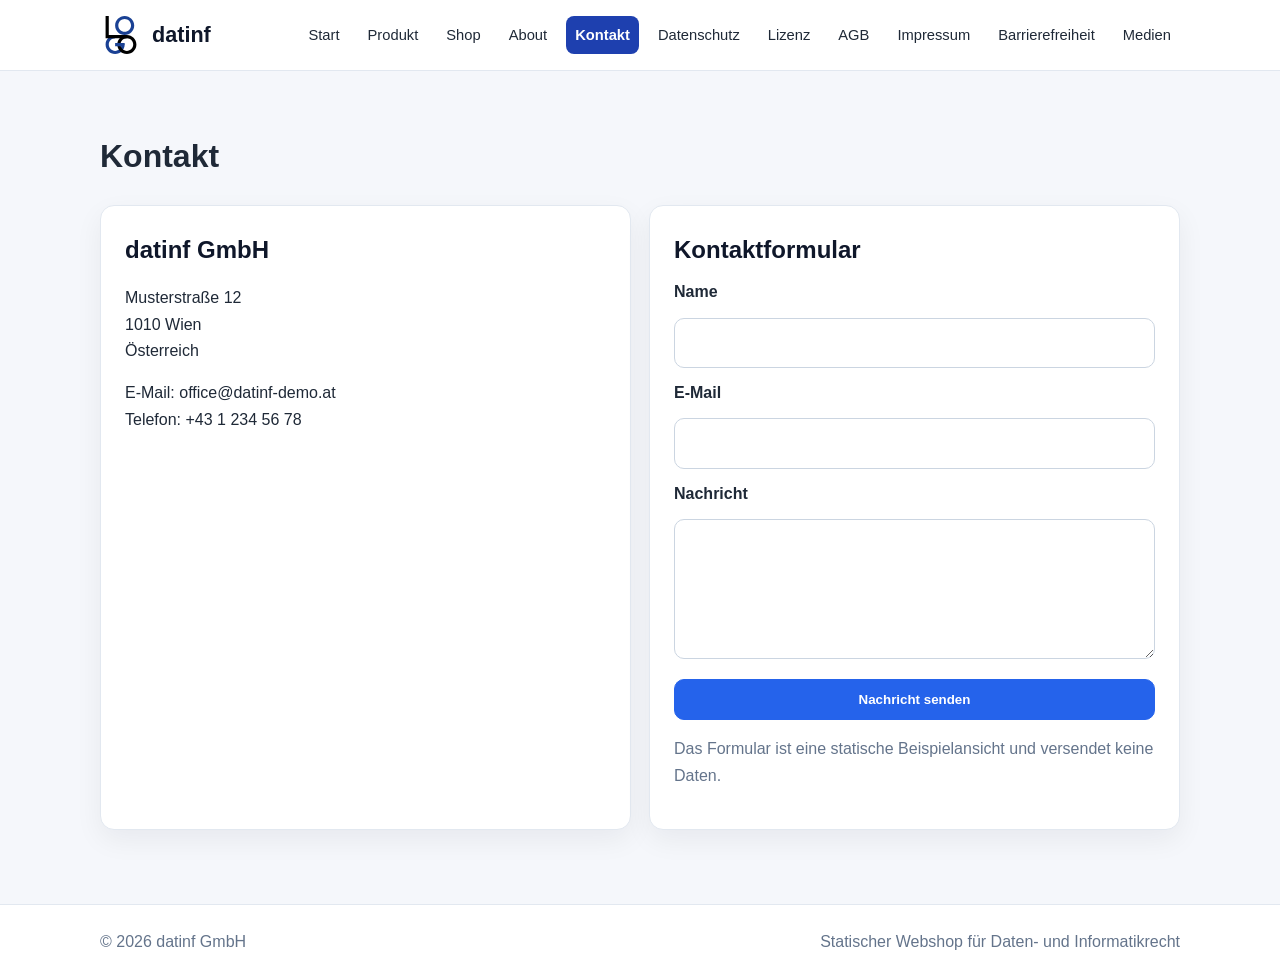
<file: kontakt.html>
<!DOCTYPE html>
<html lang="de">
<head>
  <meta charset="UTF-8">
  <meta name="viewport" content="width=device-width, initial-scale=1.0">
  <title>Kontakt | datinf</title>
  <link rel="stylesheet" href="assets/css/style.css">
</head>
<body>
<a class="skip-link" href="#content">Zum Inhalt springen</a>
<header class="site-header">
  <div class="header-inner">
    <a class="logo" href="index.html"><img src="assets/img/datinf-logo-placeholder.svg" alt=""><span>datinf</span></a>
    <nav aria-label="Hauptnavigation">
      <a href="index.html">Start</a>
      <a href="produkt.html">Produkt</a>
      <a href="warenkorb.html">Shop</a>
      <a href="about.html">About</a>
      <a href="kontakt.html" aria-current="page">Kontakt</a>
      <a href="datenschutz.html">Datenschutz</a>
      <a href="lizenz.html">Lizenz</a>
      <a href="agb.html">AGB</a>
      <a href="impressum.html">Impressum</a>
      <a href="barrierefreiheit.html">Barrierefreiheit</a>
      <a href="medien.html">Medien</a>
    </nav>
  </div>
</header>
<main id="content">

<h1>Kontakt</h1>
<section class="grid">
  <article class="card">
    <h2>datinf GmbH</h2>
    <p>Musterstraße 12<br>1010 Wien<br>Österreich</p>
    <p>E-Mail: office@datinf-demo.at<br>Telefon: +43 1 234 56 78</p>
  </article>
  <article class="card">
    <h2>Kontaktformular</h2>
    <form>
      <label for="name">Name</label>
      <input id="name" name="name" autocomplete="name" required>
      <label for="email">E-Mail</label>
      <input id="email" name="email" type="email" autocomplete="email" required>
      <label for="message">Nachricht</label>
      <textarea id="message" name="message" required></textarea>
      <button type="button">Nachricht senden</button>
    </form>
    <p class="muted">Das Formular ist eine statische Beispielansicht und versendet keine Daten.</p>
  </article>
</section>

</main>
<footer>
  <div class="footer-inner">
    <span>&copy; 2026 datinf GmbH</span>
    <span>Statischer Webshop für Daten- und Informatikrecht</span>
  </div>
</footer>
</body>
</html>
</file>
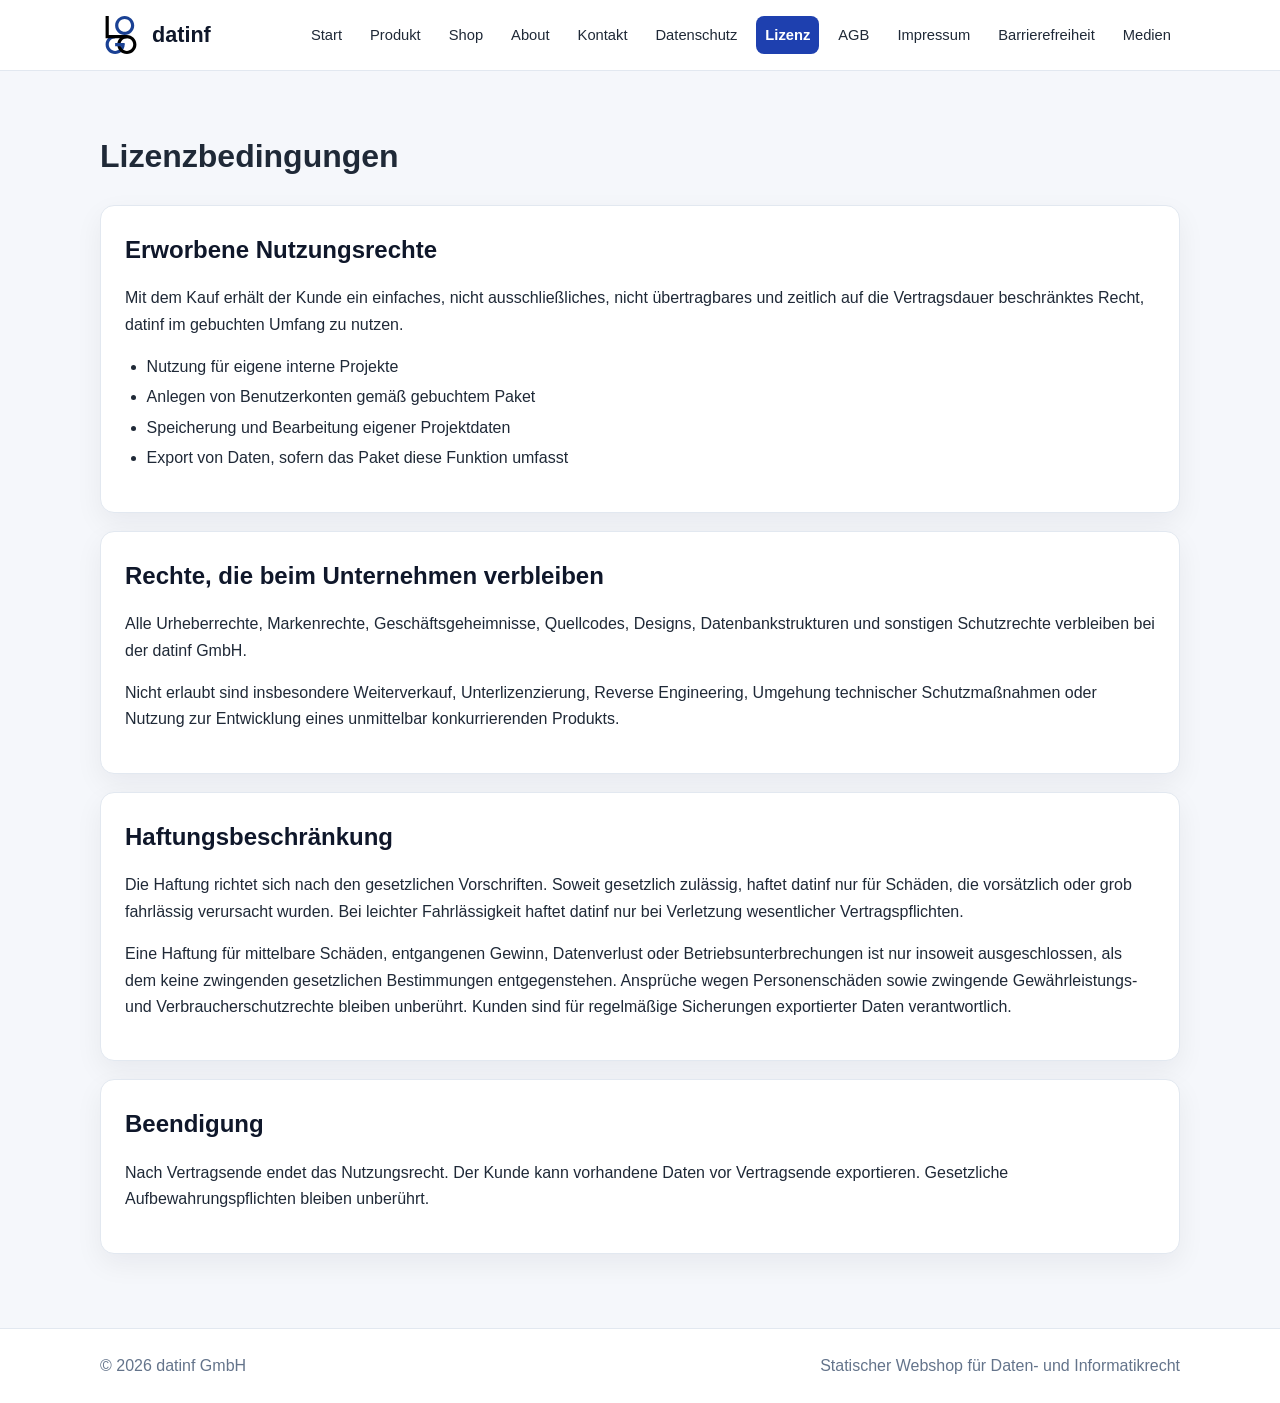
<file: lizenz.html>
<!DOCTYPE html>
<html lang="de">
<head>
  <meta charset="UTF-8">
  <meta name="viewport" content="width=device-width, initial-scale=1.0">
  <title>Lizenz | datinf</title>
  <link rel="stylesheet" href="assets/css/style.css">
</head>
<body>
<a class="skip-link" href="#content">Zum Inhalt springen</a>
<header class="site-header">
  <div class="header-inner">
    <a class="logo" href="index.html"><img src="assets/img/datinf-logo-placeholder.svg" alt=""><span>datinf</span></a>
    <nav aria-label="Hauptnavigation">
      <a href="index.html">Start</a>
      <a href="produkt.html">Produkt</a>
      <a href="warenkorb.html">Shop</a>
      <a href="about.html">About</a>
      <a href="kontakt.html">Kontakt</a>
      <a href="datenschutz.html">Datenschutz</a>
      <a href="lizenz.html" aria-current="page">Lizenz</a>
      <a href="agb.html">AGB</a>
      <a href="impressum.html">Impressum</a>
      <a href="barrierefreiheit.html">Barrierefreiheit</a>
      <a href="medien.html">Medien</a>
    </nav>
  </div>
</header>
<main id="content">

<h1>Lizenzbedingungen</h1>
<section class="card">
  <h2>Erworbene Nutzungsrechte</h2>
  <p>Mit dem Kauf erhält der Kunde ein einfaches, nicht ausschließliches, nicht übertragbares und zeitlich auf die Vertragsdauer beschränktes Recht, datinf im gebuchten Umfang zu nutzen.</p>
  <ul>
    <li>Nutzung für eigene interne Projekte</li>
    <li>Anlegen von Benutzerkonten gemäß gebuchtem Paket</li>
    <li>Speicherung und Bearbeitung eigener Projektdaten</li>
    <li>Export von Daten, sofern das Paket diese Funktion umfasst</li>
  </ul>
</section>

<section class="card">
  <h2>Rechte, die beim Unternehmen verbleiben</h2>
  <p>Alle Urheberrechte, Markenrechte, Geschäftsgeheimnisse, Quellcodes, Designs, Datenbankstrukturen und sonstigen Schutzrechte verbleiben bei der datinf GmbH.</p>
  <p>Nicht erlaubt sind insbesondere Weiterverkauf, Unterlizenzierung, Reverse Engineering, Umgehung technischer Schutzmaßnahmen oder Nutzung zur Entwicklung eines unmittelbar konkurrierenden Produkts.</p>
</section>

<section class="card">
  <h2>Haftungsbeschränkung</h2>
  <p>Die Haftung richtet sich nach den gesetzlichen Vorschriften. Soweit gesetzlich zulässig, haftet datinf nur für Schäden, die vorsätzlich oder grob fahrlässig verursacht wurden. Bei leichter Fahrlässigkeit haftet datinf nur bei Verletzung wesentlicher Vertragspflichten.</p>
  <p>Eine Haftung für mittelbare Schäden, entgangenen Gewinn, Datenverlust oder Betriebsunterbrechungen ist nur insoweit ausgeschlossen, als dem keine zwingenden gesetzlichen Bestimmungen entgegenstehen. Ansprüche wegen Personenschäden sowie zwingende Gewährleistungs- und Verbraucherschutzrechte bleiben unberührt. Kunden sind für regelmäßige Sicherungen exportierter Daten verantwortlich.</p>
</section>

<section class="card">
  <h2>Beendigung</h2>
  <p>Nach Vertragsende endet das Nutzungsrecht. Der Kunde kann vorhandene Daten vor Vertragsende exportieren. Gesetzliche Aufbewahrungspflichten bleiben unberührt.</p>
</section>

</main>
<footer>
  <div class="footer-inner">
    <span>&copy; 2026 datinf GmbH</span>
    <span>Statischer Webshop für Daten- und Informatikrecht</span>
  </div>
</footer>
</body>
</html>
</file>
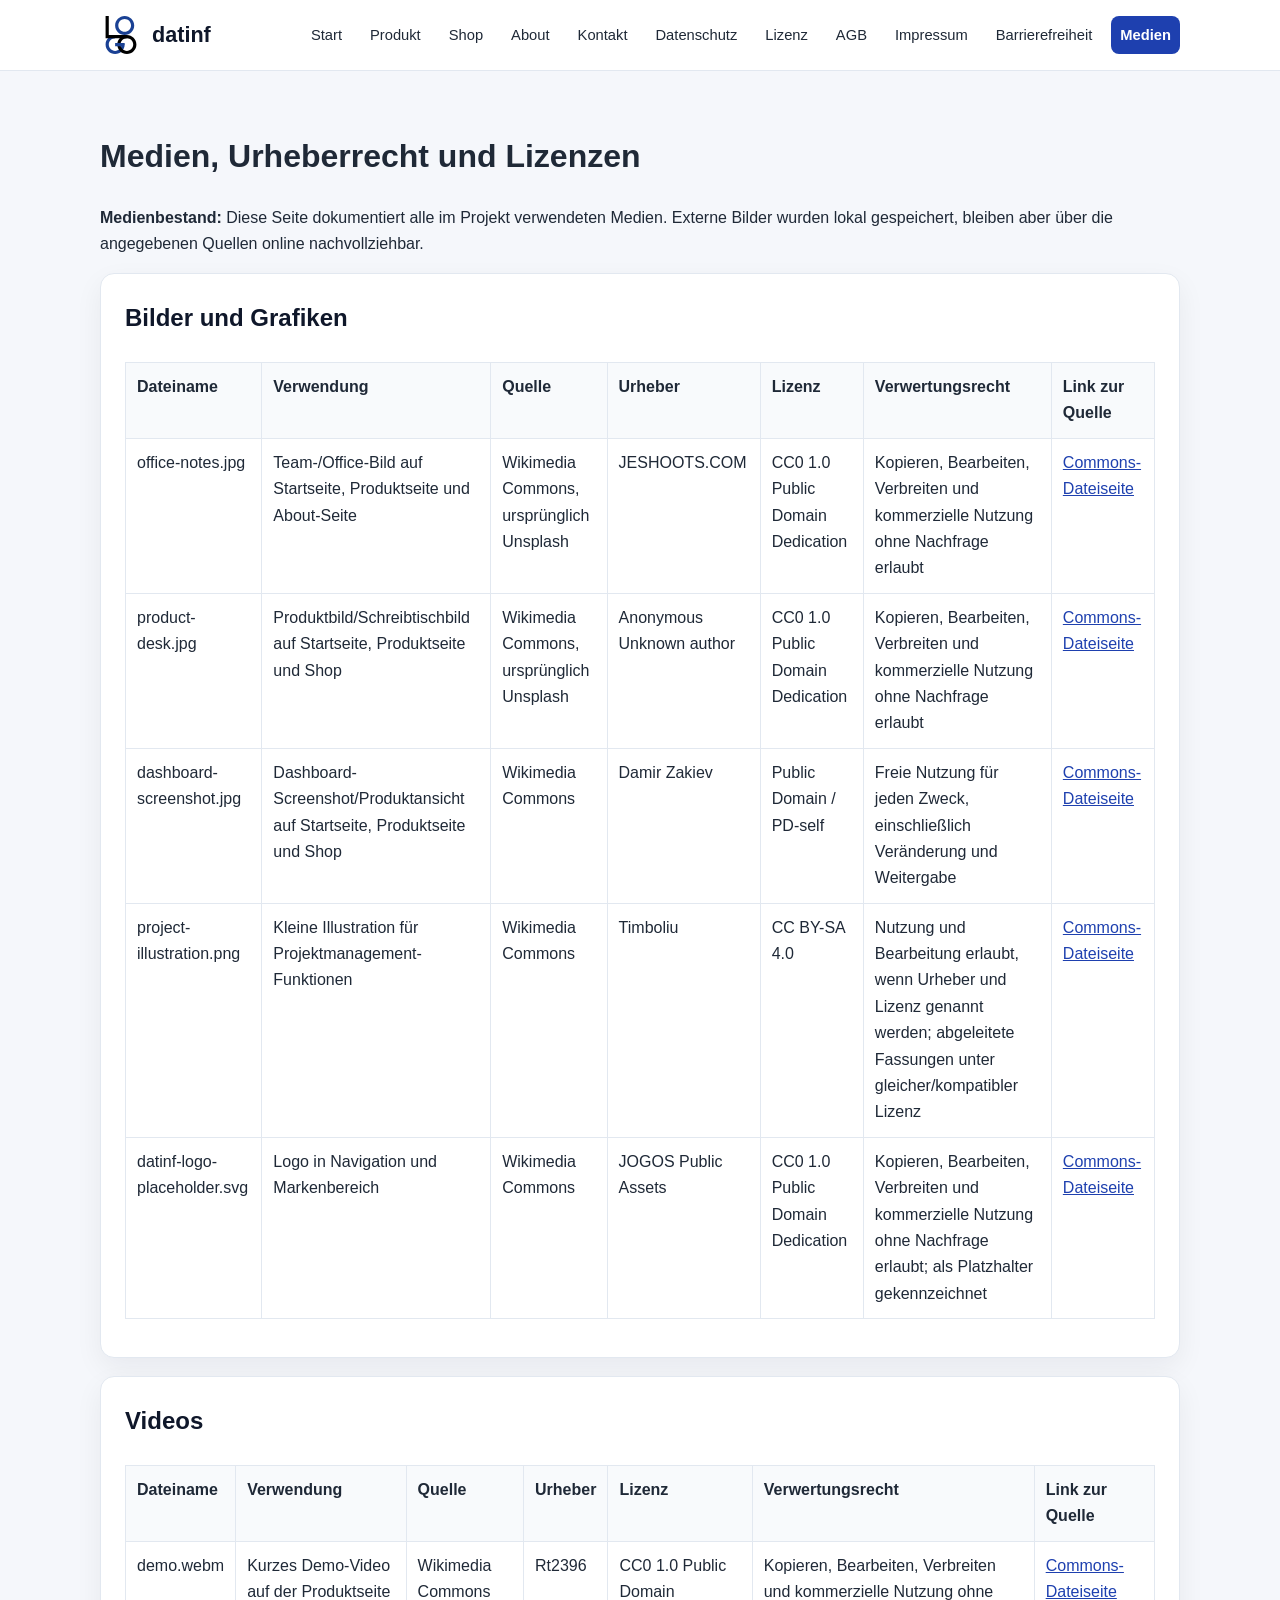
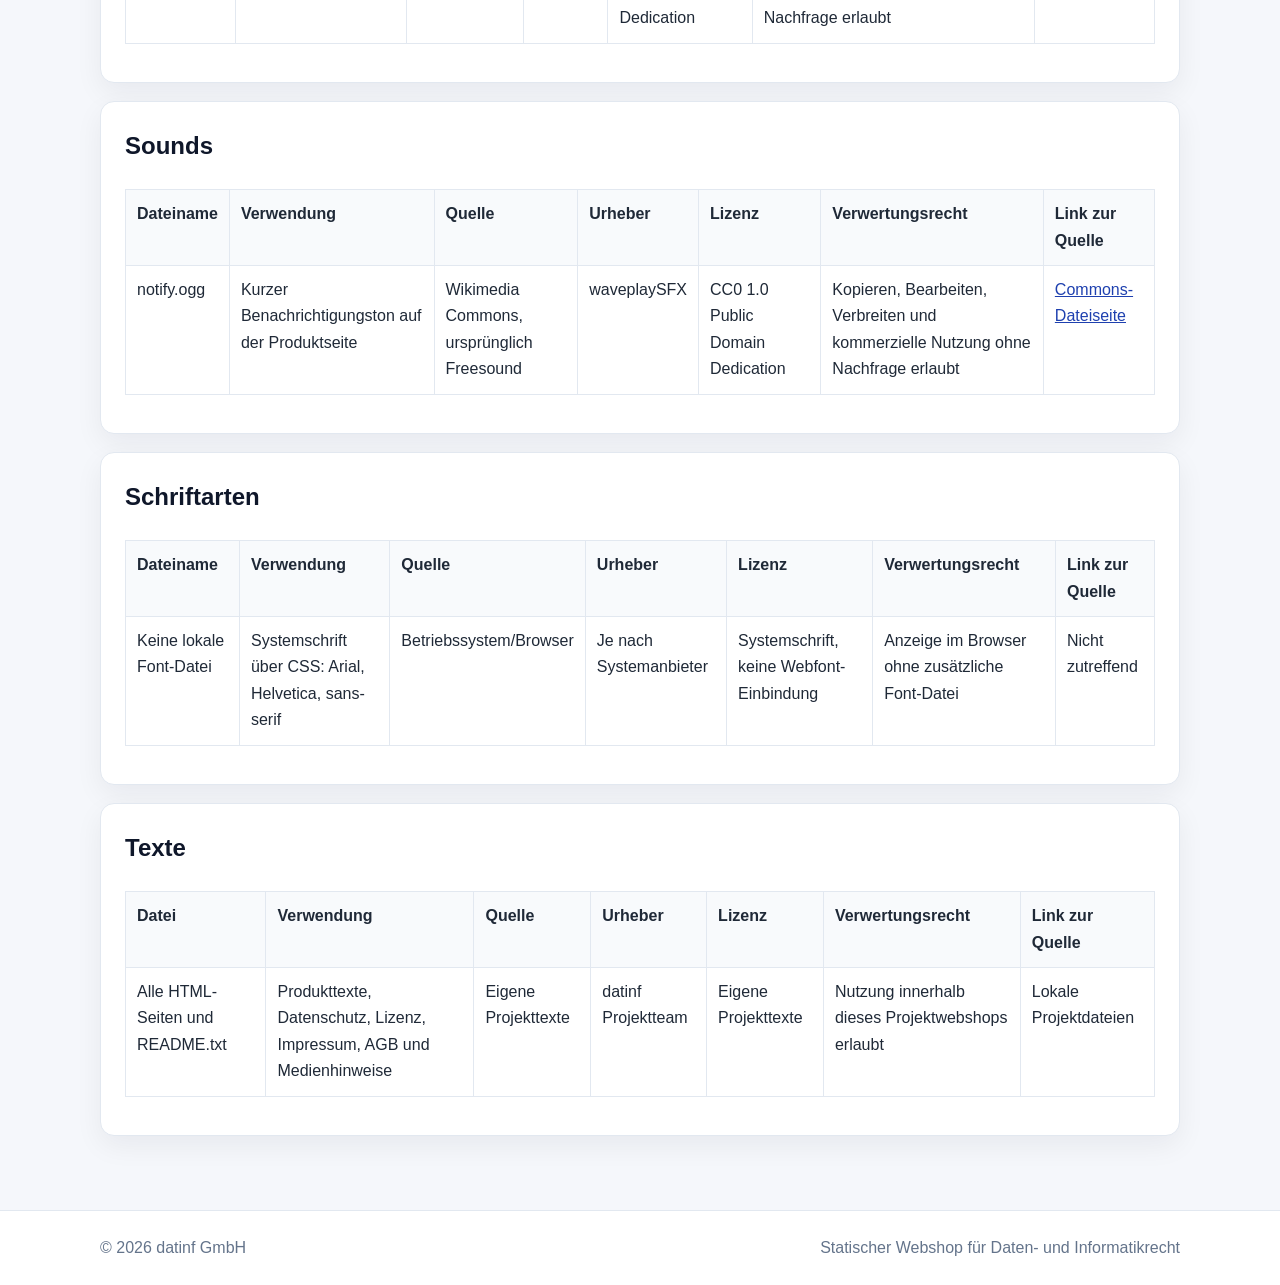
<file: medien.html>
<!DOCTYPE html>
<html lang="de">
<head>
  <meta charset="UTF-8">
  <meta name="viewport" content="width=device-width, initial-scale=1.0">
  <title>Medien und Urheberrecht | datinf</title>
  <link rel="stylesheet" href="assets/css/style.css">
</head>
<body>
<a class="skip-link" href="#content">Zum Inhalt springen</a>
<header class="site-header">
  <div class="header-inner">
    <a class="logo" href="index.html"><img src="assets/img/datinf-logo-placeholder.svg" alt=""><span>datinf</span></a>
    <nav aria-label="Hauptnavigation">
      <a href="index.html">Start</a>
      <a href="produkt.html">Produkt</a>
      <a href="warenkorb.html">Shop</a>
      <a href="about.html">About</a>
      <a href="kontakt.html">Kontakt</a>
      <a href="datenschutz.html">Datenschutz</a>
      <a href="lizenz.html">Lizenz</a>
      <a href="agb.html">AGB</a>
      <a href="impressum.html">Impressum</a>
      <a href="barrierefreiheit.html">Barrierefreiheit</a>
      <a href="medien.html" aria-current="page">Medien</a>
    </nav>
  </div>
</header>
<main id="content">

<h1>Medien, Urheberrecht und Lizenzen</h1>
<p><strong>Medienbestand:</strong> Diese Seite dokumentiert alle im Projekt verwendeten Medien. Externe Bilder wurden lokal gespeichert, bleiben aber über die angegebenen Quellen online nachvollziehbar.</p>

<section class="card">
  <h2>Bilder und Grafiken</h2>
  <div class="table-wrap">
    <table>
      <tr><th>Dateiname</th><th>Verwendung</th><th>Quelle</th><th>Urheber</th><th>Lizenz</th><th>Verwertungsrecht</th><th>Link zur Quelle</th></tr>
      <tr><td>office-notes.jpg</td><td>Team-/Office-Bild auf Startseite, Produktseite und About-Seite</td><td>Wikimedia Commons, ursprünglich Unsplash</td><td>JESHOOTS.COM</td><td>CC0 1.0 Public Domain Dedication</td><td>Kopieren, Bearbeiten, Verbreiten und kommerzielle Nutzung ohne Nachfrage erlaubt</td><td><a href="https://commons.wikimedia.org/wiki/File:Businessman_working_and_writing_notes_in_office_(Unsplash).jpg">Commons-Dateiseite</a></td></tr>
      <tr><td>product-desk.jpg</td><td>Produktbild/Schreibtischbild auf Startseite, Produktseite und Shop</td><td>Wikimedia Commons, ursprünglich Unsplash</td><td>Anonymous Unknown author</td><td>CC0 1.0 Public Domain Dedication</td><td>Kopieren, Bearbeiten, Verbreiten und kommerzielle Nutzung ohne Nachfrage erlaubt</td><td><a href="https://commons.wikimedia.org/wiki/File:Desktop_with_laptop_and_calculator_(Unsplash).jpg">Commons-Dateiseite</a></td></tr>
      <tr><td>dashboard-screenshot.jpg</td><td>Dashboard-Screenshot/Produktansicht auf Startseite, Produktseite und Shop</td><td>Wikimedia Commons</td><td>Damir Zakiev</td><td>Public Domain / PD-self</td><td>Freie Nutzung für jeden Zweck, einschließlich Veränderung und Weitergabe</td><td><a href="https://commons.wikimedia.org/wiki/File:Project_screen.jpg">Commons-Dateiseite</a></td></tr>
      <tr><td>project-illustration.png</td><td>Kleine Illustration für Projektmanagement-Funktionen</td><td>Wikimedia Commons</td><td>Timboliu</td><td>CC BY-SA 4.0</td><td>Nutzung und Bearbeitung erlaubt, wenn Urheber und Lizenz genannt werden; abgeleitete Fassungen unter gleicher/kompatibler Lizenz</td><td><a href="https://commons.wikimedia.org/wiki/File:Project_management_semantic_model.png">Commons-Dateiseite</a></td></tr>
      <tr><td>datinf-logo-placeholder.svg</td><td>Logo in Navigation und Markenbereich</td><td>Wikimedia Commons</td><td>JOGOS Public Assets</td><td>CC0 1.0 Public Domain Dedication</td><td>Kopieren, Bearbeiten, Verbreiten und kommerzielle Nutzung ohne Nachfrage erlaubt; als Platzhalter gekennzeichnet</td><td><a href="https://commons.wikimedia.org/wiki/File:Generic_Logo.svg">Commons-Dateiseite</a></td></tr>
    </table>
  </div>
</section>

<section class="card">
  <h2>Videos</h2>
  <div class="table-wrap">
    <table>
      <tr><th>Dateiname</th><th>Verwendung</th><th>Quelle</th><th>Urheber</th><th>Lizenz</th><th>Verwertungsrecht</th><th>Link zur Quelle</th></tr>
      <tr><td>demo.webm</td><td>Kurzes Demo-Video auf der Produktseite</td><td>Wikimedia Commons</td><td>Rt2396</td><td>CC0 1.0 Public Domain Dedication</td><td>Kopieren, Bearbeiten, Verbreiten und kommerzielle Nutzung ohne Nachfrage erlaubt</td><td><a href="https://commons.wikimedia.org/wiki/File:Screen_record_2024-04-30_at_5.54.36_PM.webm">Commons-Dateiseite</a></td></tr>
    </table>
  </div>
</section>

<section class="card">
  <h2>Sounds</h2>
  <div class="table-wrap">
    <table>
      <tr><th>Dateiname</th><th>Verwendung</th><th>Quelle</th><th>Urheber</th><th>Lizenz</th><th>Verwertungsrecht</th><th>Link zur Quelle</th></tr>
      <tr><td>notify.ogg</td><td>Kurzer Benachrichtigungston auf der Produktseite</td><td>Wikimedia Commons, ursprünglich Freesound</td><td>waveplaySFX</td><td>CC0 1.0 Public Domain Dedication</td><td>Kopieren, Bearbeiten, Verbreiten und kommerzielle Nutzung ohne Nachfrage erlaubt</td><td><a href="https://commons.wikimedia.org/wiki/File:Simple_Happy_Beep.ogg">Commons-Dateiseite</a></td></tr>
    </table>
  </div>
</section>

<section class="card">
  <h2>Schriftarten</h2>
  <div class="table-wrap">
    <table>
      <tr><th>Dateiname</th><th>Verwendung</th><th>Quelle</th><th>Urheber</th><th>Lizenz</th><th>Verwertungsrecht</th><th>Link zur Quelle</th></tr>
      <tr><td>Keine lokale Font-Datei</td><td>Systemschrift über CSS: Arial, Helvetica, sans-serif</td><td>Betriebssystem/Browser</td><td>Je nach Systemanbieter</td><td>Systemschrift, keine Webfont-Einbindung</td><td>Anzeige im Browser ohne zusätzliche Font-Datei</td><td>Nicht zutreffend</td></tr>
    </table>
  </div>
</section>

<section class="card">
  <h2>Texte</h2>
  <div class="table-wrap">
    <table>
      <tr><th>Datei</th><th>Verwendung</th><th>Quelle</th><th>Urheber</th><th>Lizenz</th><th>Verwertungsrecht</th><th>Link zur Quelle</th></tr>
      <tr><td>Alle HTML-Seiten und README.txt</td><td>Produkttexte, Datenschutz, Lizenz, Impressum, AGB und Medienhinweise</td><td>Eigene Projekttexte</td><td>datinf Projektteam</td><td>Eigene Projekttexte</td><td>Nutzung innerhalb dieses Projektwebshops erlaubt</td><td>Lokale Projektdateien</td></tr>
    </table>
  </div>
</section>

</main>
<footer>
  <div class="footer-inner">
    <span>&copy; 2026 datinf GmbH</span>
    <span>Statischer Webshop für Daten- und Informatikrecht</span>
  </div>
</footer>
</body>
</html>
</file>
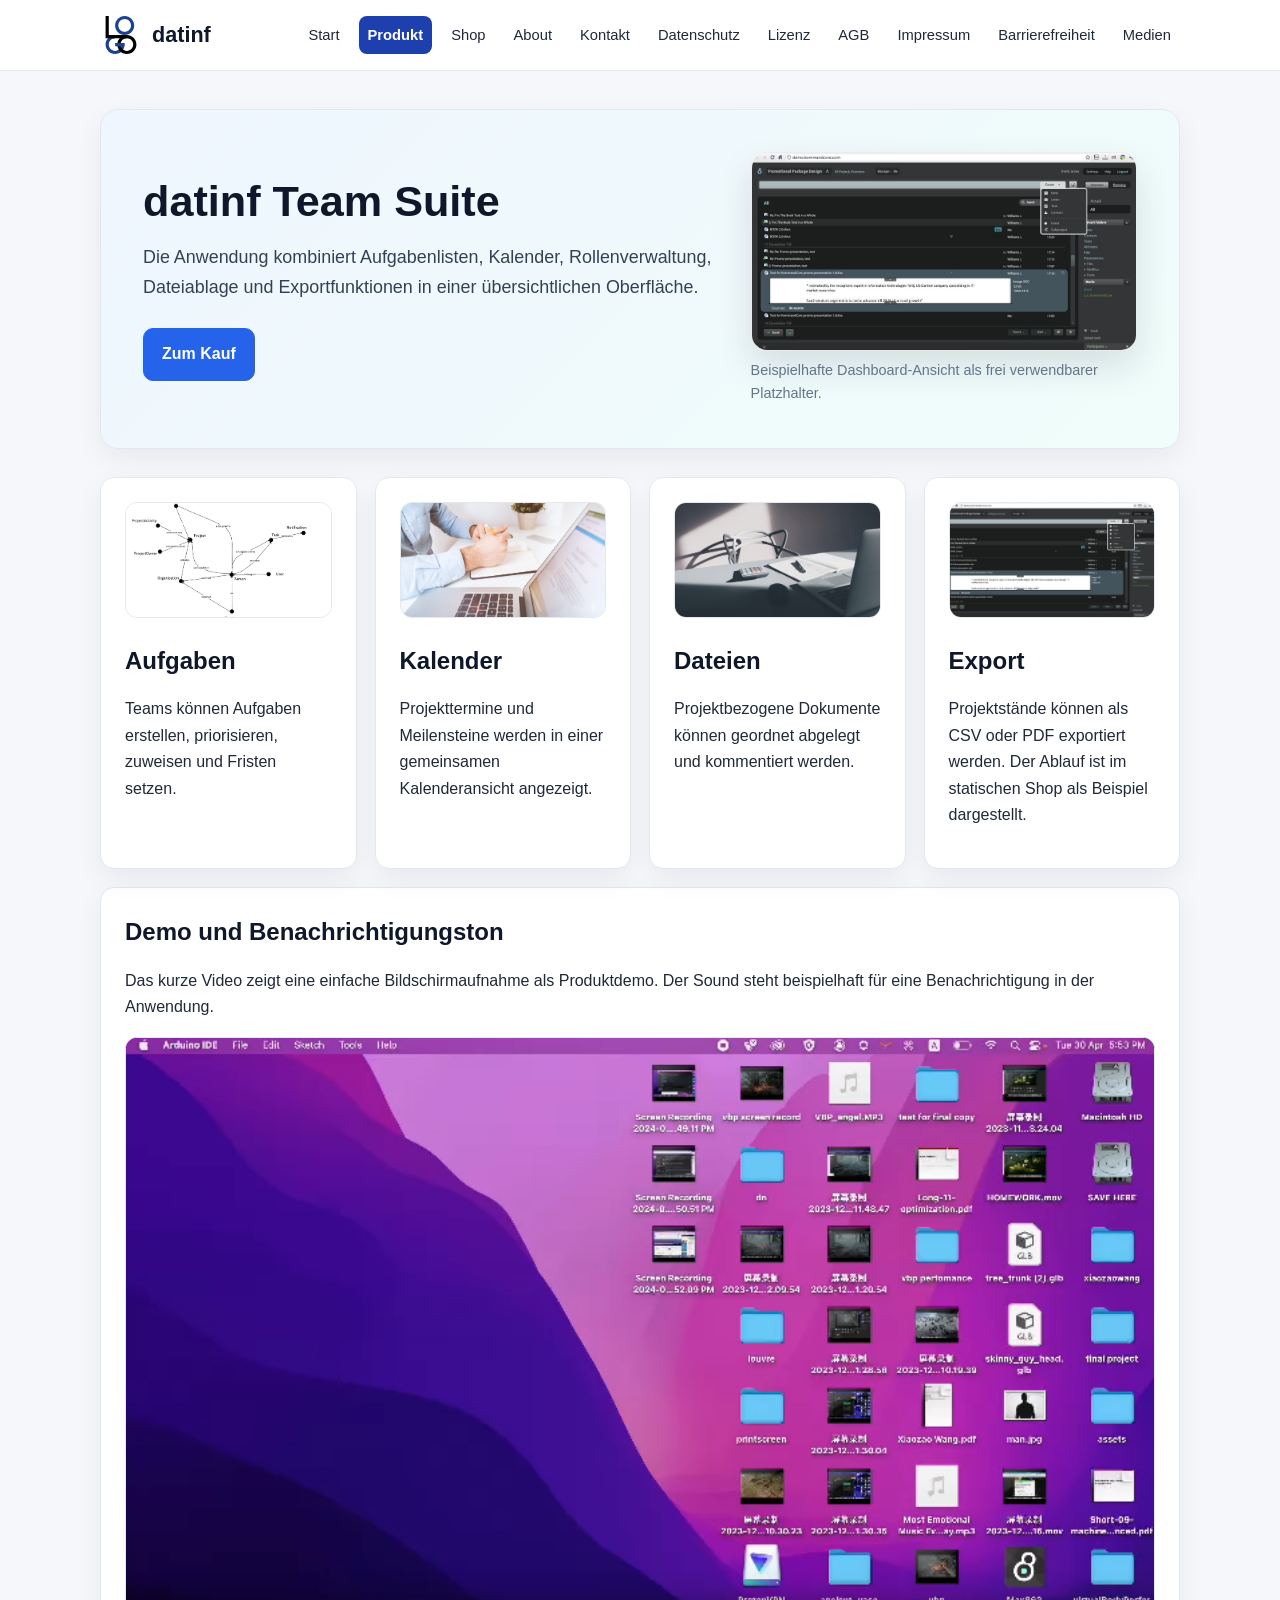
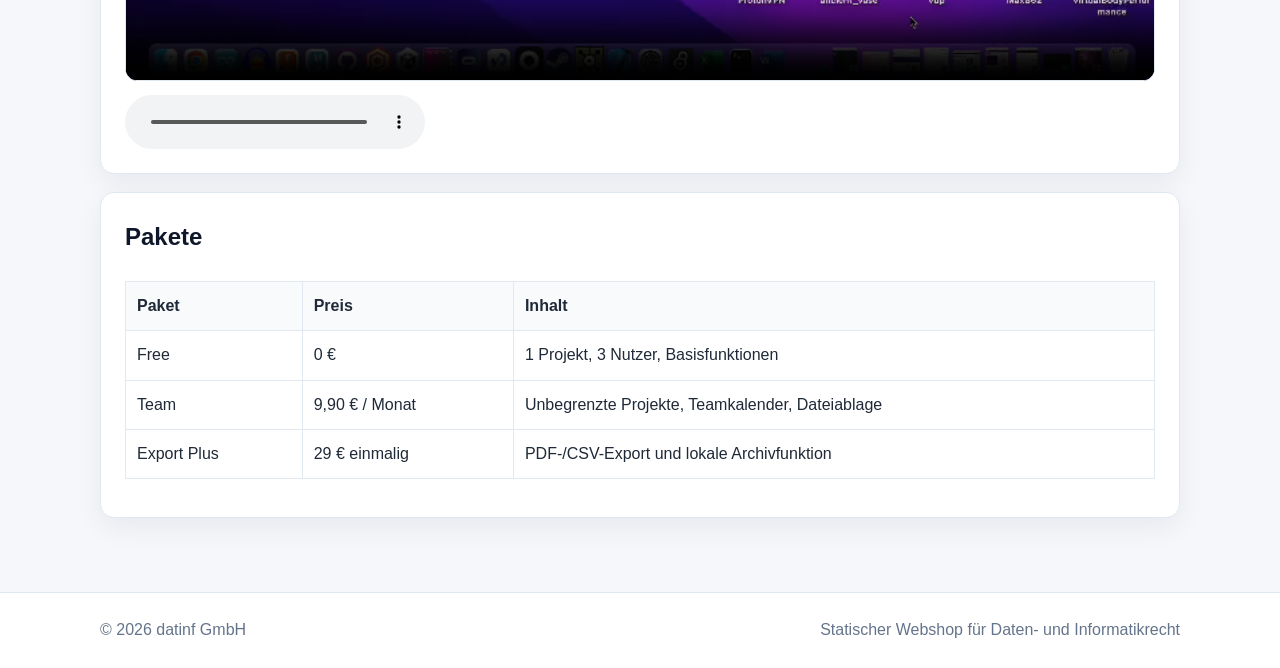
<file: produkt.html>
<!DOCTYPE html>
<html lang="de">
<head>
  <meta charset="UTF-8">
  <meta name="viewport" content="width=device-width, initial-scale=1.0">
  <title>Produkt | datinf</title>
  <link rel="stylesheet" href="assets/css/style.css">
</head>
<body>
<a class="skip-link" href="#content">Zum Inhalt springen</a>
<header class="site-header">
  <div class="header-inner">
    <a class="logo" href="index.html"><img src="assets/img/datinf-logo-placeholder.svg" alt=""><span>datinf</span></a>
    <nav aria-label="Hauptnavigation">
      <a href="index.html">Start</a>
      <a href="produkt.html" aria-current="page">Produkt</a>
      <a href="warenkorb.html">Shop</a>
      <a href="about.html">About</a>
      <a href="kontakt.html">Kontakt</a>
      <a href="datenschutz.html">Datenschutz</a>
      <a href="lizenz.html">Lizenz</a>
      <a href="agb.html">AGB</a>
      <a href="impressum.html">Impressum</a>
      <a href="barrierefreiheit.html">Barrierefreiheit</a>
      <a href="medien.html">Medien</a>
    </nav>
  </div>
</header>
<main id="content">

<section class="hero">
  <div>
    <h1>datinf Team Suite</h1>
    <p>Die Anwendung kombiniert Aufgabenlisten, Kalender, Rollenverwaltung, Dateiablage und Exportfunktionen in einer übersichtlichen Oberfläche.</p>
    <a class="btn" href="warenkorb.html">Zum Kauf</a>
  </div>
  <figure class="media-frame">
    <img src="assets/img/dashboard-screenshot.jpg" alt="Dashboard-Screenshot mit Projektliste, Zeitplan und Aufgabenübersicht">
    <figcaption>Beispielhafte Dashboard-Ansicht als frei verwendbarer Platzhalter.</figcaption>
  </figure>
</section>

<section class="grid">
  <article class="card"><img class="card-img" src="assets/img/project-illustration.png" alt="Illustration eines Projektmanagement-Modells"><h2>Aufgaben</h2><p>Teams können Aufgaben erstellen, priorisieren, zuweisen und Fristen setzen.</p></article>
  <article class="card"><img class="card-img" src="assets/img/office-notes.jpg" alt="Person schreibt Notizen an einem Arbeitsplatz"><h2>Kalender</h2><p>Projekttermine und Meilensteine werden in einer gemeinsamen Kalenderansicht angezeigt.</p></article>
  <article class="card"><img class="card-img" src="assets/img/product-desk.jpg" alt="Laptop auf einem Schreibtisch mit Arbeitsmaterialien"><h2>Dateien</h2><p>Projektbezogene Dokumente können geordnet abgelegt und kommentiert werden.</p></article>
  <article class="card"><img class="card-img" src="assets/img/dashboard-screenshot.jpg" alt="Dashboard-Screenshot als Beispiel für eine Export- und Projektübersicht"><h2>Export</h2><p>Projektstände können als CSV oder PDF exportiert werden. Der Ablauf ist im statischen Shop als Beispiel dargestellt.</p></article>
</section>

<section class="card">
  <h2>Demo und Benachrichtigungston</h2>
  <p>Das kurze Video zeigt eine einfache Bildschirmaufnahme als Produktdemo. Der Sound steht beispielhaft für eine Benachrichtigung in der Anwendung.</p>
  <video controls width="100%">
    <source src="assets/media/demo.webm" type="video/webm">
    Ihr Browser unterstützt kein HTML5-Video.
  </video>
  <audio controls>
    <source src="assets/media/notify.ogg" type="audio/ogg">
    Ihr Browser unterstützt kein HTML5-Audio.
  </audio>
</section>

<section class="card">
  <h2>Pakete</h2>
  <div class="table-wrap">
    <table>
      <tr><th>Paket</th><th>Preis</th><th>Inhalt</th></tr>
      <tr><td>Free</td><td>0 €</td><td>1 Projekt, 3 Nutzer, Basisfunktionen</td></tr>
      <tr><td>Team</td><td>9,90 € / Monat</td><td>Unbegrenzte Projekte, Teamkalender, Dateiablage</td></tr>
      <tr><td>Export Plus</td><td>29 € einmalig</td><td>PDF-/CSV-Export und lokale Archivfunktion</td></tr>
    </table>
  </div>
</section>

</main>
<footer>
  <div class="footer-inner">
    <span>&copy; 2026 datinf GmbH</span>
    <span>Statischer Webshop für Daten- und Informatikrecht</span>
  </div>
</footer>
</body>
</html>
</file>
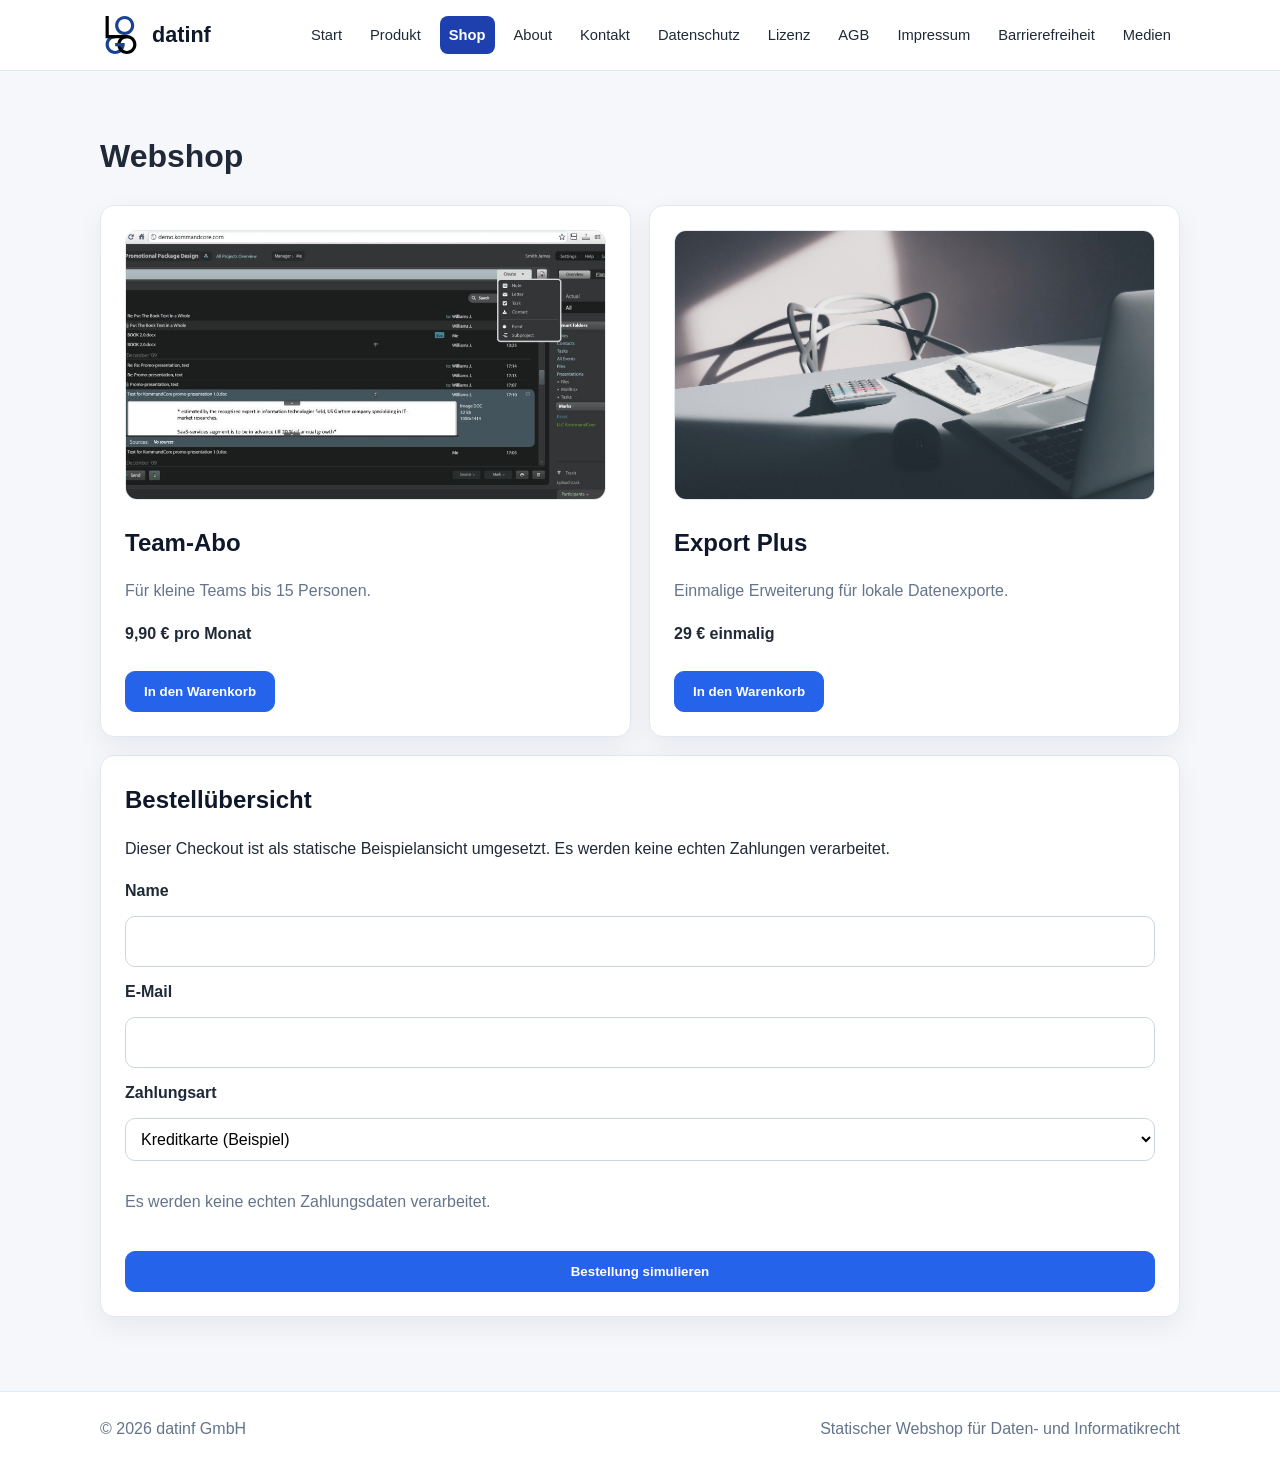
<file: warenkorb.html>
<!DOCTYPE html>
<html lang="de">
<head>
  <meta charset="UTF-8">
  <meta name="viewport" content="width=device-width, initial-scale=1.0">
  <title>Shop | datinf</title>
  <link rel="stylesheet" href="assets/css/style.css">
</head>
<body>
<a class="skip-link" href="#content">Zum Inhalt springen</a>
<header class="site-header">
  <div class="header-inner">
    <a class="logo" href="index.html"><img src="assets/img/datinf-logo-placeholder.svg" alt=""><span>datinf</span></a>
    <nav aria-label="Hauptnavigation">
      <a href="index.html">Start</a>
      <a href="produkt.html">Produkt</a>
      <a href="warenkorb.html" aria-current="page">Shop</a>
      <a href="about.html">About</a>
      <a href="kontakt.html">Kontakt</a>
      <a href="datenschutz.html">Datenschutz</a>
      <a href="lizenz.html">Lizenz</a>
      <a href="agb.html">AGB</a>
      <a href="impressum.html">Impressum</a>
      <a href="barrierefreiheit.html">Barrierefreiheit</a>
      <a href="medien.html">Medien</a>
    </nav>
  </div>
</header>
<main id="content">

<h1>Webshop</h1>
<section class="grid">
  <article class="card">
    <img class="card-img" src="assets/img/dashboard-screenshot.jpg" alt="Projektmanagement-Dashboard als Produktansicht des Team-Abos">
    <h2>Team-Abo</h2>
    <p class="muted">Für kleine Teams bis 15 Personen.</p>
    <p><strong>9,90 € pro Monat</strong></p>
    <button type="button">In den Warenkorb</button>
  </article>
  <article class="card">
    <img class="card-img" src="assets/img/product-desk.jpg" alt="Laptop und Arbeitsmaterialien als Platzhalter für Export Plus">
    <h2>Export Plus</h2>
    <p class="muted">Einmalige Erweiterung für lokale Datenexporte.</p>
    <p><strong>29 € einmalig</strong></p>
    <button type="button">In den Warenkorb</button>
  </article>
</section>

<section class="card">
  <h2>Bestellübersicht</h2>
  <p>Dieser Checkout ist als statische Beispielansicht umgesetzt. Es werden keine echten Zahlungen verarbeitet.</p>
  <form>
    <label for="name">Name</label>
    <input id="name" name="name" autocomplete="name" required>
    <label for="email">E-Mail</label>
    <input id="email" name="email" type="email" autocomplete="email" required>
    <label for="payment">Zahlungsart</label>
    <select id="payment" name="payment">
      <option>Kreditkarte (Beispiel)</option>
      <option>PayPal (Beispiel)</option>
      <option>Rechnung (Beispiel)</option>
    </select>
    <p class="muted" id="checkout-note">Es werden keine echten Zahlungsdaten verarbeitet.</p>
    <button type="button">Bestellung simulieren</button>
  </form>
</section>

</main>
<footer>
  <div class="footer-inner">
    <span>&copy; 2026 datinf GmbH</span>
    <span>Statischer Webshop für Daten- und Informatikrecht</span>
  </div>
</footer>
</body>
</html>
</file>
<file: assets/css/style.css>
:root{
  --bg:#f5f7fb;
  --card:#ffffff;
  --text:#1f2937;
  --muted:#64748b;
  --primary:#2563eb;
  --primary-dark:#1e40af;
  --accent:#14b8a6;
  --border:#e2e8f0;
  --soft:#eff6ff;
  --shadow:0 10px 28px rgba(15,23,42,.06);
}

*{box-sizing:border-box}

html{scroll-behavior:smooth}

body{
  margin:0;
  font-family:Arial, Helvetica, sans-serif;
  background:var(--bg);
  color:var(--text);
  line-height:1.65;
}

a{
  color:var(--primary-dark);
}

a:focus-visible,
button:focus-visible,
input:focus-visible,
textarea:focus-visible,
select:focus-visible{
  outline:3px solid #f59e0b;
  outline-offset:3px;
}

.skip-link{
  position:absolute;
  left:-999px;
  top:12px;
  background:#fff;
  color:#000;
  border:2px solid #000;
  padding:10px 14px;
  z-index:999;
}
.skip-link:focus{left:12px}

.site-header{
  background:#fff;
  border-bottom:1px solid var(--border);
  position:sticky;
  top:0;
  z-index:10;
}

.header-inner{
  max-width:1120px;
  margin:auto;
  padding:14px 20px;
  display:flex;
  align-items:center;
  justify-content:space-between;
  gap:20px;
}

.logo{
  display:flex;
  align-items:center;
  gap:10px;
  font-weight:700;
  color:#0f172a;
  text-decoration:none;
  white-space:nowrap;
}

.logo img{
  width:42px;
  height:42px;
  object-fit:contain;
  display:block;
}

.logo span{
  font-size:1.35rem;
  line-height:1;
}

nav{
  display:flex;
  flex-wrap:wrap;
  gap:10px;
  justify-content:flex-end;
}

nav a{
  color:var(--text);
  text-decoration:none;
  font-size:.92rem;
  padding:7px 9px;
  border-radius:8px;
}

nav a:hover,
nav a:focus{
  color:var(--primary-dark);
  background:var(--soft);
}

nav a[aria-current="page"]{
  color:#fff;
  background:var(--primary-dark);
  font-weight:700;
}

main{
  max-width:1120px;
  margin:0 auto;
  padding:38px 20px 56px;
}

.hero{
  display:grid;
  grid-template-columns:1.2fr .8fr;
  gap:28px;
  align-items:center;
  background:linear-gradient(135deg,#eff6ff,#f0fdfa);
  border:1px solid var(--border);
  border-radius:18px;
  padding:42px;
  margin-bottom:28px;
  box-shadow:var(--shadow);
}

.hero h1,
.hero h2{
  font-size:2.7rem;
  line-height:1.1;
  margin:0 0 16px;
  color:#0f172a;
}

.hero p{
  color:#334155;
  font-size:1.12rem;
  max-width:650px;
}

.hero-img{
  min-height:260px;
  border-radius:16px;
  background:linear-gradient(135deg,#2563eb,#14b8a6);
  display:flex;
  align-items:center;
  justify-content:center;
  color:white;
  text-align:center;
  padding:20px;
  box-shadow:0 18px 42px rgba(37,99,235,.22);
}

.media-frame{
  margin:0;
}

.media-frame img{
  display:block;
  width:100%;
  border-radius:16px;
  border:1px solid rgba(15,23,42,.08);
  box-shadow:0 16px 36px rgba(15,23,42,.12);
  background:#fff;
}

.media-frame figcaption{
  color:var(--muted);
  font-size:.9rem;
  margin-top:8px;
}

.hero-img strong{
  font-size:2rem;
  display:block;
}

.btn,
button{
  display:inline-block;
  background:var(--primary);
  color:white;
  border:1px solid var(--primary);
  border-radius:10px;
  padding:12px 18px;
  text-decoration:none;
  font-weight:700;
  cursor:pointer;
  margin-top:8px;
}

.btn.secondary{
  background:#fff;
  color:var(--primary-dark);
  border:1px solid var(--border);
}

.btn:hover,
button:hover,
.btn:focus,
button:focus{
  background:var(--primary-dark);
}

.btn.secondary:hover,
.btn.secondary:focus{
  background:var(--soft);
  color:var(--primary-dark);
}

.section-title{
  margin-top:40px;
  margin-bottom:14px;
}

.grid{
  display:grid;
  grid-template-columns:repeat(auto-fit,minmax(250px,1fr));
  gap:18px;
}

.grid.compact{
  grid-template-columns:repeat(auto-fit,minmax(210px,1fr));
}

.card{
  background:var(--card);
  border:1px solid var(--border);
  border-radius:14px;
  padding:24px;
  box-shadow:var(--shadow);
  margin-bottom:18px;
}

.card h2,
.card h3{
  margin-top:0;
  margin-bottom:10px;
  color:#0f172a;
}

.card-img{
  width:100%;
  aspect-ratio:16/9;
  object-fit:cover;
  border-radius:12px;
  border:1px solid var(--border);
  margin-bottom:14px;
  background:#f8fafc;
}

.logo-sample{
  max-width:300px;
  width:100%;
  height:auto;
  display:block;
  margin:8px 0 0;
}

.muted{color:var(--muted)}

.badge{
  display:inline-block;
  background:var(--soft);
  color:var(--primary-dark);
  padding:5px 10px;
  border-radius:999px;
  font-size:.9rem;
  margin:3px 5px 3px 0;
}

table{
  width:100%;
  border-collapse:collapse;
  background:white;
  margin:14px 0;
}

.table-wrap{
  overflow-x:auto;
}

th,td{
  border:1px solid var(--border);
  padding:11px;
  text-align:left;
  vertical-align:top;
}

th{background:#f8fafc}

ul,ol{padding-left:1.35rem}

li{margin:.25rem 0}

img,video,audio{
  max-width:100%;
}

video,
audio{
  display:block;
  margin-top:14px;
}

video{
  border-radius:12px;
  border:1px solid var(--border);
  background:#0f172a;
}

.placeholder{
  background:linear-gradient(135deg,#dbeafe,#ccfbf1);
  border:1px dashed #60a5fa;
  border-radius:14px;
  padding:30px;
  text-align:center;
  color:#1e3a8a;
}

form{
  display:grid;
  gap:12px;
}

label{font-weight:700}

input,textarea,select{
  width:100%;
  font:inherit;
  border:1px solid #cbd5e1;
  border-radius:10px;
  padding:11px;
  background:#fff;
}

textarea{min-height:140px}

input:focus,textarea:focus,select:focus{
  border-color:var(--primary);
}

footer{
  border-top:1px solid var(--border);
  background:#fff;
  color:var(--muted);
}

.footer-inner{
  max-width:1120px;
  margin:auto;
  padding:24px 20px;
  display:flex;
  justify-content:space-between;
  gap:20px;
  flex-wrap:wrap;
}

@media(max-width:800px){
  .header-inner{align-items:flex-start; flex-direction:column}
  nav{justify-content:flex-start}
  .hero{grid-template-columns:1fr; padding:26px}
  .hero h1,.hero h2{font-size:2rem}
  .logo img{width:38px; height:38px}
  table{font-size:.94rem}
}

@media(max-width:520px){
  main{padding:26px 14px 44px}
  .header-inner{padding:12px 14px}
  nav{gap:6px}
  nav a{font-size:.9rem; padding:6px 8px}
  .hero{padding:20px; border-radius:14px}
  .card{padding:18px}
  .btn,button{width:100%; text-align:center}
}
</file>
